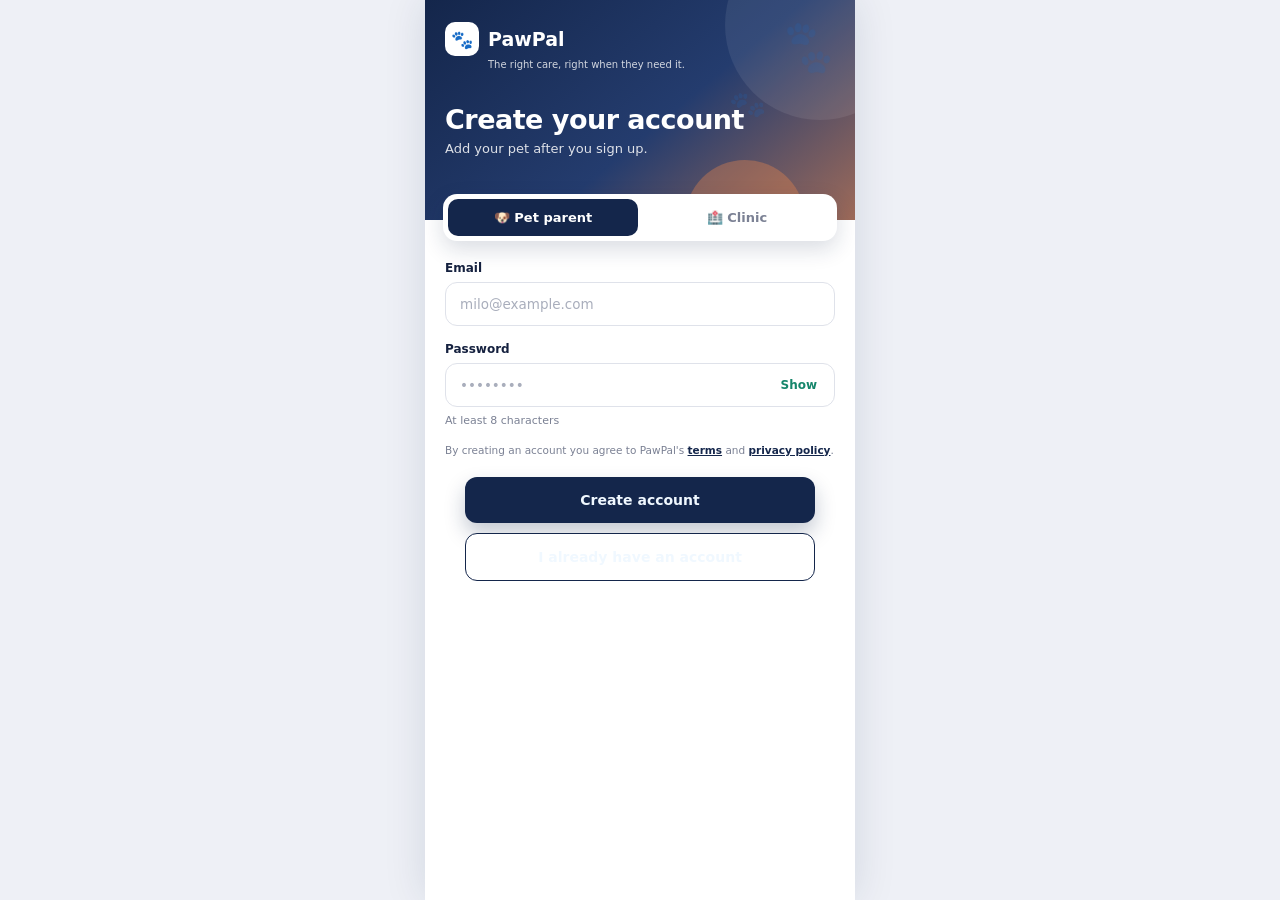
<file: index.html>
<!DOCTYPE html>
<html lang="en">

<head>
    <meta charset="UTF-8">
    <meta name="viewport" content="width=device-width, initial-scale=1, viewport-fit=cover">
    <title>PawPal · Create your account</title>
    <link rel="stylesheet" href="style.css">
    <style>
        .actions a{
            color: aliceblue;
            text-decoration: none;
        }
    </style>
</head>

<body class="parent">
    <div class="app">
        <header class="hero"><span class="paws" aria-hidden="true">🐾</span><span class="paws b"
                aria-hidden="true">🐾</span>
            <div class="logo"><i aria-hidden="true">🐾</i>PawPal</div>
            <div class="tag">The right care, right when they need it.</div>
            <h1>Create your account</h1>
            <p>Add your pet after you sign up.</p>
        </header>
        <nav class="tabs" aria-label="Account type"><a href="signup-parent.html" class="on">🐶 Pet parent</a><a
                href="signup-clinic.html" class="">🏥 Clinic</a></nav>
        <form data-msg="Account created 🎉">

            <label for="e">Email</label>
            <div class="f"><input id="e" type="email" placeholder="milo@example.com" autocomplete="email" required>
            </div>
            <label for="p">Password</label>
            <div class="f"><input id="p" type="password" placeholder="••••••••" minlength="8"
                    autocomplete="current-password" required><button type="button" class="show">Show</button></div>
            <p class="hint">At least 8 characters</p>
            <p class="terms">By creating an account you agree to PawPal&#39;s <a href="#">terms</a> and <a
                    href="#">privacy policy</a>.</p>
            <div class="actions"><button class="btn primary" type="submit"><a href="home.html">Create account</a></button><a class="btn ghost"
                    href="login-parent.html">I already have an account</a></div>
        </form>
        <div id="toast" class="toast" role="status"></div>
    </div>
    <script src="app.js"></script>
</body>

</html>
</file>
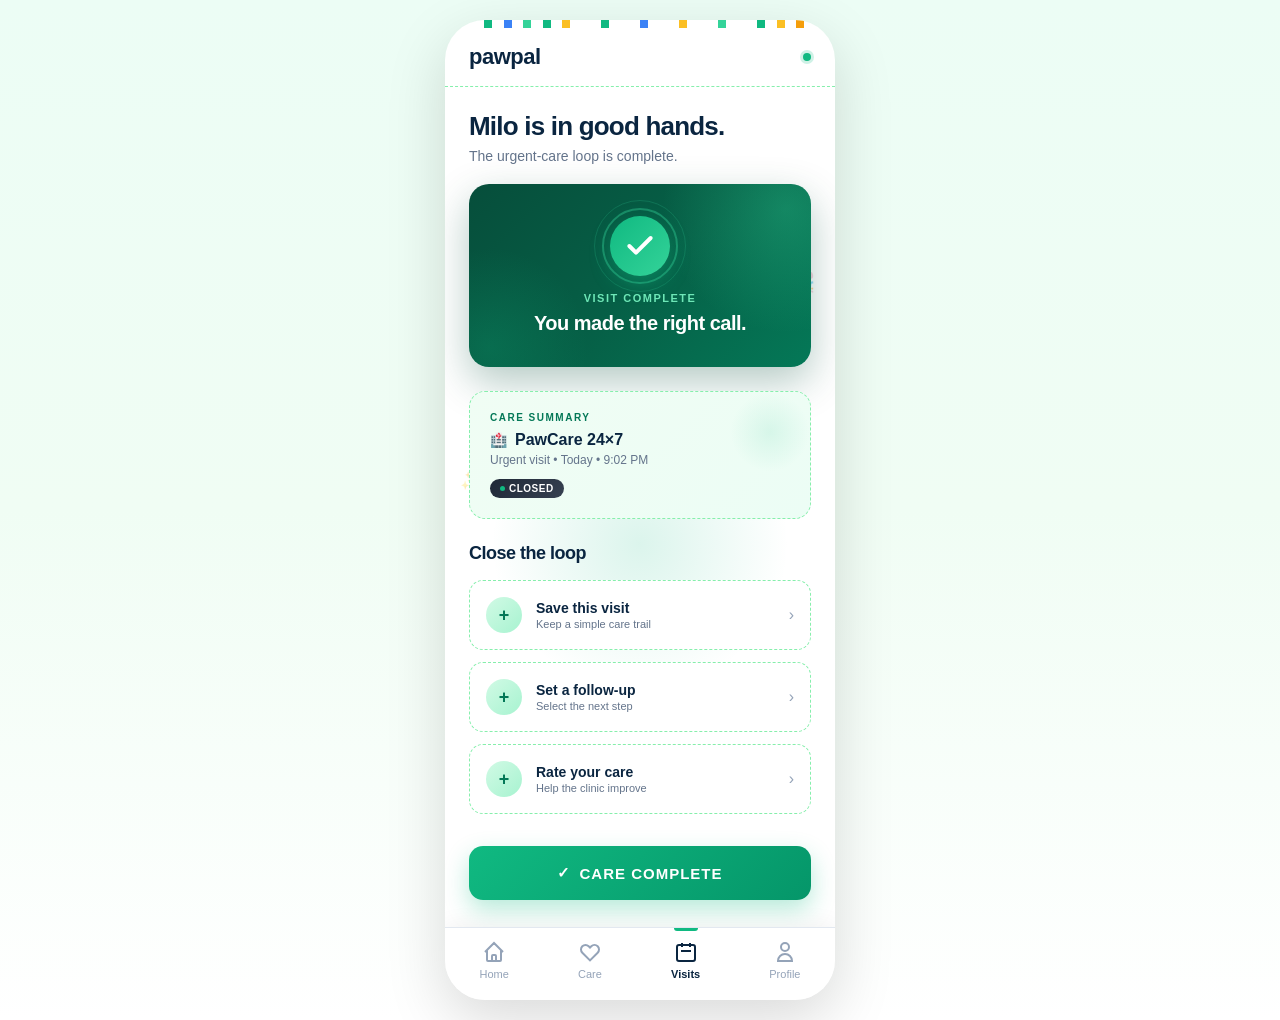
<file: care24-7.html>
<!DOCTYPE html>
<html lang="en">

<head>
    <meta charset="UTF-8">
    <meta name="viewport" content="width=device-width, initial-scale=1.0">
    <title>PawPal - Visit Complete</title>
    <style>
        * {
            margin: 0;
            padding: 0;
            box-sizing: border-box;
            font-family: -apple-system, BlinkMacSystemFont, 'Segoe UI', Roboto, sans-serif;
        }

        body {
            background: linear-gradient(180deg, #ecfdf5 0%, #f0fdf4 50%, #ffffff 100%);
            min-height: 100vh;
            display: flex;
            justify-content: center;
            align-items: center;
            padding: 20px;
            overflow: hidden;
        }

        .phone-container {
            width: 100%;
            max-width: 390px;
            background: #ffffff;
            border-radius: 40px;
            box-shadow: 0 20px 60px rgba(0, 0, 0, 0.15);
            overflow: hidden;
            position: relative;
            min-height: 844px;
        }

        /* Confetti Animation */
        .confetti-container {
            position: absolute;
            inset: 0;
            pointer-events: none;
            overflow: hidden;
            z-index: 1;
        }

        .confetti {
            position: absolute;
            width: 8px;
            height: 8px;
            background: #10b981;
            animation: confettiFall 4s linear infinite;
        }

        .confetti:nth-child(1) {
            left: 10%;
            background: #10b981;
            animation-delay: 0s;
        }

        .confetti:nth-child(2) {
            left: 20%;
            background: #34d399;
            animation-delay: 0.3s;
        }

        .confetti:nth-child(3) {
            left: 30%;
            background: #fbbf24;
            animation-delay: 0.6s;
        }

        .confetti:nth-child(4) {
            left: 40%;
            background: #10b981;
            animation-delay: 0.9s;
        }

        .confetti:nth-child(5) {
            left: 50%;
            background: #3b82f6;
            animation-delay: 1.2s;
        }

        .confetti:nth-child(6) {
            left: 60%;
            background: #fbbf24;
            animation-delay: 1.5s;
        }

        .confetti:nth-child(7) {
            left: 70%;
            background: #34d399;
            animation-delay: 1.8s;
        }

        .confetti:nth-child(8) {
            left: 80%;
            background: #10b981;
            animation-delay: 2.1s;
        }

        .confetti:nth-child(9) {
            left: 90%;
            background: #f59e0b;
            animation-delay: 2.4s;
        }

        .confetti:nth-child(10) {
            left: 15%;
            background: #3b82f6;
            animation-delay: 2.7s;
        }

        .confetti:nth-child(11) {
            left: 25%;
            background: #10b981;
            animation-delay: 3s;
        }

        .confetti:nth-child(12) {
            left: 85%;
            background: #fbbf24;
            animation-delay: 3.3s;
        }

        @keyframes confettiFall {
            0% {
                transform: translateY(-50px) rotate(0deg);
                opacity: 1;
            }

            100% {
                transform: translateY(900px) rotate(720deg);
                opacity: 0;
            }
        }

        .status-bar {
            display: flex;
            justify-content: space-between;
            align-items: center;
            padding: 12px 24px 4px;
            font-size: 14px;
            font-weight: 600;
            color: #0a2540;
            position: relative;
            z-index: 2;
        }

        .status-icons {
            display: flex;
            gap: 6px;
            align-items: center;
        }

        .app-header {
            padding: 8px 24px 16px;
            display: flex;
            justify-content: space-between;
            align-items: center;
            border-bottom: 1px dashed #86efac;
            position: relative;
            z-index: 2;
        }

        .logo {
            font-size: 22px;
            font-weight: 800;
            color: #0a2540;
            letter-spacing: -0.5px;
        }

        .status-dot {
            width: 8px;
            height: 8px;
            background: #10b981;
            border-radius: 50%;
            box-shadow: 0 0 0 3px rgba(16, 185, 129, 0.2);
            animation: pulse 2s infinite;
        }

        @keyframes pulse {

            0%,
            100% {
                box-shadow: 0 0 0 3px rgba(16, 185, 129, 0.2);
                transform: scale(1);
            }

            50% {
                box-shadow: 0 0 0 8px rgba(16, 185, 129, 0);
                transform: scale(1.1);
            }
        }

        .content {
            padding: 24px;
            padding-bottom: 100px;
            position: relative;
            z-index: 2;
        }

        /* Hero Section */
        .hero-section {
            margin-bottom: 20px;
            animation: slideDown 0.6s ease-out;
        }

        @keyframes slideDown {
            from {
                opacity: 0;
                transform: translateY(-20px);
            }

            to {
                opacity: 1;
                transform: translateY(0);
            }
        }

        .hero-section h1 {
            font-size: 26px;
            font-weight: 800;
            color: #0a2540;
            margin-bottom: 6px;
            letter-spacing: -0.8px;
            animation: fadeIn 0.8s ease-out 0.2s both;
        }

        @keyframes fadeIn {
            from {
                opacity: 0;
                transform: translateX(-10px);
            }

            to {
                opacity: 1;
                transform: translateX(0);
            }
        }

        .hero-section p {
            color: #64748b;
            font-size: 14px;
            font-weight: 500;
            animation: fadeIn 0.8s ease-out 0.4s both;
        }

        /* Success Card */
        .success-card {
            background: linear-gradient(135deg, #064e3b 0%, #065f46 50%, #047857 100%);
            border-radius: 20px;
            padding: 32px 24px;
            margin-bottom: 24px;
            color: white;
            text-align: center;
            position: relative;
            overflow: hidden;
            box-shadow: 0 15px 40px rgba(6, 78, 59, 0.3);
            animation: scaleIn 0.6s ease-out 0.3s both;
        }

        @keyframes scaleIn {
            from {
                opacity: 0;
                transform: scale(0.9);
            }

            to {
                opacity: 1;
                transform: scale(1);
            }
        }

        .success-card::before {
            content: '';
            position: absolute;
            top: -100px;
            right: -100px;
            width: 250px;
            height: 250px;
            background: radial-gradient(circle, rgba(52, 211, 153, 0.3) 0%, transparent 70%);
            border-radius: 50%;
            animation: rotate 10s linear infinite;
        }

        .success-card::after {
            content: '';
            position: absolute;
            bottom: -80px;
            left: -80px;
            width: 200px;
            height: 200px;
            background: radial-gradient(circle, rgba(16, 185, 129, 0.2) 0%, transparent 70%);
            border-radius: 50%;
            animation: rotate 8s linear infinite reverse;
        }

        @keyframes rotate {
            from {
                transform: rotate(0deg);
            }

            to {
                transform: rotate(360deg);
            }
        }

        .checkmark-container {
            width: 60px;
            height: 60px;
            background: linear-gradient(135deg, #10b981 0%, #34d399 100%);
            border-radius: 50%;
            margin: 0 auto 16px;
            display: flex;
            align-items: center;
            justify-content: center;
            position: relative;
            z-index: 1;
            box-shadow: 0 8px 20px rgba(16, 185, 129, 0.4);
            animation: checkmarkPop 0.6s cubic-bezier(0.34, 1.56, 0.64, 1) 0.6s both;
        }

        @keyframes checkmarkPop {
            0% {
                transform: scale(0);
            }

            60% {
                transform: scale(1.2);
            }

            100% {
                transform: scale(1);
            }
        }

        .checkmark-container::before {
            content: '';
            position: absolute;
            inset: -8px;
            border: 2px solid rgba(52, 211, 153, 0.4);
            border-radius: 50%;
            animation: ripple 2s ease-out infinite;
        }

        .checkmark-container::after {
            content: '';
            position: absolute;
            inset: -16px;
            border: 1px solid rgba(52, 211, 153, 0.2);
            border-radius: 50%;
            animation: ripple 2s ease-out 0.5s infinite;
        }

        @keyframes ripple {
            0% {
                transform: scale(1);
                opacity: 0.6;
            }

            100% {
                transform: scale(1.5);
                opacity: 0;
            }
        }

        .checkmark {
            color: white;
            font-size: 28px;
            font-weight: bold;
            stroke-dasharray: 30;
            stroke-dashoffset: 30;
            animation: drawCheck 0.4s ease-out 1.2s both;
        }

        @keyframes drawCheck {
            to {
                stroke-dashoffset: 0;
            }
        }

        .success-label {
            font-size: 11px;
            font-weight: 700;
            letter-spacing: 1.5px;
            color: #6ee7b7;
            margin-bottom: 8px;
            position: relative;
            z-index: 1;
            animation: fadeIn 0.6s ease-out 1.4s both;
        }

        .success-title {
            font-size: 20px;
            font-weight: 800;
            position: relative;
            z-index: 1;
            animation: fadeIn 0.6s ease-out 1.6s both;
            letter-spacing: -0.5px;
        }

        /* Care Summary */
        .care-summary {
            border: 1.5px dashed #86efac;
            border-radius: 16px;
            padding: 20px;
            margin-bottom: 24px;
            background: linear-gradient(135deg, #f0fdf4 0%, #ecfdf5 100%);
            position: relative;
            overflow: hidden;
            animation: slideUp 0.6s ease-out 0.5s both;
        }

        @keyframes slideUp {
            from {
                opacity: 0;
                transform: translateY(20px);
            }

            to {
                opacity: 1;
                transform: translateY(0);
            }
        }

        .care-summary::before {
            content: '';
            position: absolute;
            top: 0;
            right: 0;
            width: 80px;
            height: 80px;
            background: radial-gradient(circle, rgba(16, 185, 129, 0.1) 0%, transparent 70%);
            border-radius: 50%;
        }

        .summary-label {
            font-size: 10px;
            font-weight: 700;
            letter-spacing: 1.5px;
            color: #047857;
            margin-bottom: 8px;
            text-transform: uppercase;
        }

        .summary-clinic {
            font-size: 16px;
            font-weight: 800;
            color: #0a2540;
            margin-bottom: 4px;
            display: flex;
            align-items: center;
            gap: 8px;
        }

        .summary-clinic::before {
            content: '🏥';
            font-size: 14px;
        }

        .summary-info {
            font-size: 12px;
            color: #64748b;
            margin-bottom: 10px;
            display: flex;
            align-items: center;
            gap: 4px;
        }

        .closed-tag {
            display: inline-flex;
            align-items: center;
            gap: 4px;
            background: linear-gradient(135deg, #1f2937 0%, #374151 100%);
            color: white;
            padding: 4px 10px;
            border-radius: 12px;
            font-size: 10px;
            font-weight: 700;
            letter-spacing: 0.5px;
            position: relative;
            overflow: hidden;
        }

        .closed-tag::before {
            content: '';
            width: 5px;
            height: 5px;
            background: #10b981;
            border-radius: 50%;
            animation: pulse 1.5s infinite;
        }

        /* Close the Loop Section */
        .loop-section h2 {
            font-size: 18px;
            font-weight: 800;
            color: #0a2540;
            margin-bottom: 16px;
            letter-spacing: -0.5px;
            animation: fadeIn 0.6s ease-out 0.7s both;
        }

        .action-card {
            display: flex;
            align-items: center;
            gap: 14px;
            padding: 16px;
            border: 1.5px dashed #86efac;
            border-radius: 14px;
            margin-bottom: 12px;
            background: white;
            cursor: pointer;
            transition: all 0.3s ease;
            position: relative;
            overflow: hidden;
            animation: slideUp 0.5s ease-out both;
        }

        .action-card:nth-child(2) {
            animation-delay: 0.8s;
        }

        .action-card:nth-child(3) {
            animation-delay: 0.9s;
        }

        .action-card:nth-child(4) {
            animation-delay: 1.0s;
        }

        .action-card::before {
            content: '';
            position: absolute;
            left: 0;
            top: 0;
            bottom: 0;
            width: 4px;
            background: linear-gradient(180deg, #10b981 0%, #059669 100%);
            transform: scaleY(0);
            transition: transform 0.3s ease;
            transform-origin: top;
        }

        .action-card:hover {
            transform: translateX(6px);
            box-shadow: 0 8px 20px rgba(16, 185, 129, 0.15);
            border-color: #10b981;
            background: linear-gradient(135deg, #ffffff 0%, #f0fdf4 100%);
        }

        .action-card:hover::before {
            transform: scaleY(1);
        }

        .action-icon {
            width: 36px;
            height: 36px;
            background: linear-gradient(135deg, #d1fae5 0%, #a7f3d0 100%);
            border-radius: 50%;
            display: flex;
            align-items: center;
            justify-content: center;
            color: #047857;
            font-weight: 800;
            font-size: 18px;
            flex-shrink: 0;
            transition: all 0.3s ease;
        }

        .action-card:hover .action-icon {
            transform: rotate(360deg) scale(1.1);
            background: linear-gradient(135deg, #10b981 0%, #34d399 100%);
            color: white;
            box-shadow: 0 4px 12px rgba(16, 185, 129, 0.3);
        }

        .action-content {
            flex: 1;
        }

        .action-title {
            font-size: 14px;
            font-weight: 700;
            color: #0a2540;
            margin-bottom: 2px;
            transition: color 0.3s ease;
        }

        .action-card:hover .action-title {
            color: #047857;
        }

        .action-subtitle {
            font-size: 11px;
            color: #64748b;
        }

        .action-arrow {
            color: #94a3b8;
            font-size: 16px;
            transition: all 0.3s ease;
        }

        .action-card:hover .action-arrow {
            color: #10b981;
            transform: translateX(4px);
        }

        /* Complete Button */
        .complete-button {
            width: 100%;
            background: linear-gradient(135deg, #10b981 0%, #059669 100%);
            color: white;
            border: none;
            border-radius: 14px;
            padding: 18px;
            font-size: 15px;
            font-weight: 800;
            letter-spacing: 1px;
            cursor: pointer;
            margin-top: 20px;
            transition: all 0.3s ease;
            box-shadow: 0 10px 25px rgba(16, 185, 129, 0.3);
            position: relative;
            overflow: hidden;
            animation: slideUp 0.5s ease-out 1.1s both;
        }

        .complete-button::before {
            content: '';
            position: absolute;
            top: 0;
            left: -100%;
            width: 100%;
            height: 100%;
            background: linear-gradient(90deg, transparent, rgba(255, 255, 255, 0.3), transparent);
            animation: shimmer 3s infinite;
        }

        @keyframes shimmer {
            0% {
                left: -100%;
            }

            100% {
                left: 100%;
            }
        }

        .complete-button:hover {
            transform: translateY(-2px);
            box-shadow: 0 15px 35px rgba(16, 185, 129, 0.4);
            background: linear-gradient(135deg, #059669 0%, #047857 100%);
        }

        .complete-button:active {
            transform: translateY(0);
        }

        .complete-button-content {
            display: flex;
            align-items: center;
            justify-content: center;
            gap: 8px;
            position: relative;
            z-index: 1;
        }

        .check-icon {
            display: inline-block;
            animation: bounce 2s ease-in-out infinite;
        }

        @keyframes bounce {

            0%,
            100% {
                transform: translateY(0);
            }

            50% {
                transform: translateY(-3px);
            }
        }

        /* Bottom Navigation */
        .bottom-nav {
            position: absolute;
            bottom: 0;
            left: 0;
            right: 0;
            background: white;
            border-top: 1px solid #e2e8f0;
            display: flex;
            justify-content: space-around;
            padding: 12px 0 20px;
            box-shadow: 0 -4px 20px rgba(0, 0, 0, 0.05);
            z-index: 3;
        }

        .nav-item {
            display: flex;
            flex-direction: column;
            align-items: center;
            gap: 4px;
            cursor: pointer;
            transition: transform 0.2s ease;
            position: relative;
        }

        .nav-item:hover {
            transform: translateY(-2px);
        }

        .nav-item.active::before {
            content: '';
            position: absolute;
            top: -12px;
            width: 24px;
            height: 3px;
            background: #10b981;
            border-radius: 0 0 3px 3px;
            animation: slideIn 0.3s ease;
        }

        @keyframes slideIn {
            from {
                width: 0;
            }

            to {
                width: 24px;
            }
        }

        .nav-icon {
            width: 24px;
            height: 24px;
            color: #94a3b8;
            transition: color 0.2s ease;
        }

        .nav-item.active .nav-icon {
            color: #0a2540;
        }

        .nav-item.active .nav-label {
            color: #0a2540;
            font-weight: 700;
        }

        .nav-label {
            font-size: 11px;
            color: #94a3b8;
            font-weight: 500;
        }

        /* Floating decorative elements */
        .floating-element {
            position: absolute;
            pointer-events: none;
            z-index: 1;
            animation: floatAround 8s ease-in-out infinite;
        }

        .float-1 {
            top: 250px;
            right: 20px;
            font-size: 20px;
            opacity: 0.4;
            animation-delay: 0s;
        }

        .float-2 {
            top: 450px;
            left: 15px;
            font-size: 18px;
            opacity: 0.3;
            animation-delay: 2s;
        }

        .float-3 {
            top: 600px;
            right: 30px;
            font-size: 22px;
            opacity: 0.35;
            animation-delay: 4s;
        }

        @keyframes floatAround {

            0%,
            100% {
                transform: translate(0, 0) rotate(0deg);
            }

            25% {
                transform: translate(8px, -10px) rotate(10deg);
            }

            50% {
                transform: translate(-5px, -15px) rotate(-5deg);
            }

            75% {
                transform: translate(-8px, -8px) rotate(5deg);
            }
        }

        /* Hearts animation */
        .heart-burst {
            position: absolute;
            pointer-events: none;
            z-index: 1;
        }

        .heart {
            position: absolute;
            color: #10b981;
            font-size: 16px;
            animation: heartFloat 3s ease-out infinite;
            opacity: 0;
        }

        .heart:nth-child(1) {
            left: 20%;
            animation-delay: 0s;
        }

        .heart:nth-child(2) {
            left: 40%;
            animation-delay: 0.5s;
        }

        .heart:nth-child(3) {
            left: 60%;
            animation-delay: 1s;
        }

        .heart:nth-child(4) {
            left: 80%;
            animation-delay: 1.5s;
        }

        @keyframes heartFloat {
            0% {
                transform: translateY(200px) scale(0);
                opacity: 0;
            }

            20% {
                opacity: 1;
                transform: translateY(150px) scale(1);
            }

            100% {
                transform: translateY(-100px) scale(0.5);
                opacity: 0;
            }
        }

        .glow {
            position: absolute;
            top: 50%;
            left: 50%;
            transform: translate(-50%, -50%);
            width: 300px;
            height: 300px;
            background: radial-gradient(circle, rgba(16, 185, 129, 0.15) 0%, transparent 70%);
            border-radius: 50%;
            z-index: 0;
            animation: glowPulse 3s ease-in-out infinite;
        }

        @keyframes glowPulse {

            0%,
            100% {
                transform: translate(-50%, -50%) scale(1);
                opacity: 0.5;
            }

            50% {
                transform: translate(-50%, -50%) scale(1.2);
                opacity: 0.8;
            }
        }
    </style>
</head>

<body>
    <div class="phone-container">

        <div class="confetti-container">
            <div class="confetti"></div>
            <div class="confetti"></div>
            <div class="confetti"></div>
            <div class="confetti"></div>
            <div class="confetti"></div>
            <div class="confetti"></div>
            <div class="confetti"></div>
            <div class="confetti"></div>
            <div class="confetti"></div>
            <div class="confetti"></div>
            <div class="confetti"></div>
            <div class="confetti"></div>
        </div>


        <div class="heart-burst">
            <div class="heart">💚</div>
            <div class="heart">💚</div>
            <div class="heart">💚</div>
            <div class="heart">💚</div>
        </div>


        <div class="floating-element float-1">🎉</div>
        <div class="floating-element float-2">✨</div>
        <div class="floating-element float-3">🐾</div>


        <div class="status-bar">

        </div>


        <div class="app-header">
            <div class="logo">pawpal</div>
            <div class="status-dot"></div>
        </div>

        <div class="content">

            <div class="glow"></div>


            <div class="hero-section">
                <h1>Milo is in good hands.</h1>
                <p>The urgent-care loop is complete.</p>
            </div>


            <div class="success-card">
                <div class="checkmark-container">
                    <svg class="checkmark" width="32" height="32" viewBox="0 0 24 24" fill="none" stroke="currentColor"
                        stroke-width="3" stroke-linecap="round" stroke-linejoin="round">
                        <polyline points="20 6 9 17 4 12"></polyline>
                    </svg>
                </div>
                <div class="success-label">VISIT COMPLETE</div>
                <h2 class="success-title">You made the right call.</h2>
            </div>


            <div class="care-summary">
                <div class="summary-label">Care Summary</div>
                <div class="summary-clinic">PawCare 24×7</div>
                <div class="summary-info">Urgent visit • Today • 9:02 PM</div>
                <div class="closed-tag">CLOSED</div>
            </div>


            <div class="loop-section">
                <h2>Close the loop</h2>

                <div class="action-card">
                    <div class="action-icon">+</div>
                    <div class="action-content">
                        <div class="action-title">Save this visit</div>
                        <div class="action-subtitle">Keep a simple care trail</div>
                    </div>
                    <div class="action-arrow">›</div>
                </div>

                <div class="action-card">
                    <div class="action-icon">+</div>
                    <div class="action-content">
                        <div class="action-title">Set a follow-up</div>
                        <div class="action-subtitle">Select the next step</div>
                    </div>
                    <div class="action-arrow">›</div>
                </div>

                <div class="action-card">
                    <div class="action-icon">+</div>
                    <div class="action-content">
                        <div class="action-title">Rate your care</div>
                        <div class="action-subtitle">Help the clinic improve</div>
                    </div>
                    <div class="action-arrow">›</div>
                </div>
            </div>


            <button class="complete-button">
                <span class="complete-button-content">
                    <span class="check-icon">✓</span><a href="profile2.html" style="color: white; text-decoration: none;">CARE COMPLETE</a>
                    
                </span>
            </button>
        </div>


        <div class="bottom-nav">
            <div class="nav-item">
                <svg class="nav-icon" viewBox="0 0 24 24" fill="none" stroke="currentColor" stroke-width="2">
                    <path
                        d="M3 12l2-2m0 0l7-7 7 7M5 10v10a1 1 0 001 1h3m10-11l2 2m-2-2v10a1 1 0 01-1 1h-3m-6 0a1 1 0 001-1v-4a1 1 0 011-1h2a1 1 0 011 1v4a1 1 0 001 1m-6 0h6" />
                </svg>
                <span class="nav-label">Home</span>
            </div>
            <div class="nav-item">
                <svg class="nav-icon" viewBox="0 0 24 24" fill="none" stroke="currentColor" stroke-width="2">
                    <path
                        d="M4.318 6.318a4.5 4.5 0 000 6.364L12 20.364l7.682-7.682a4.5 4.5 0 00-6.364-6.364L12 7.636l-1.318-1.318a4.5 4.5 0 00-6.364 0z" />
                </svg>
                <span class="nav-label">Care</span>
            </div>
            <div class="nav-item active">
                <svg class="nav-icon" viewBox="0 0 24 24" fill="none" stroke="currentColor" stroke-width="2">
                    <path d="M8 7V3m8 4V3m-9 8h10M5 21h14a2 2 0 002-2V7a2 2 0 00-2-2H5a2 2 0 00-2 2v12a2 2 0 002 2z" />
                </svg>
                <span class="nav-label">Visits</span>
            </div>
            <div class="nav-item">
                <svg class="nav-icon" viewBox="0 0 24 24" fill="none" stroke="currentColor" stroke-width="2">
                    <path d="M16 7a4 4 0 11-8 0 4 4 0 018 0zM12 14a7 7 0 00-7 7h14a7 7 0 00-7-7z" />
                </svg>
                <span class="nav-label">Profile</span>
            </div>
        </div>
    </div>
</body>

</html>
</file>
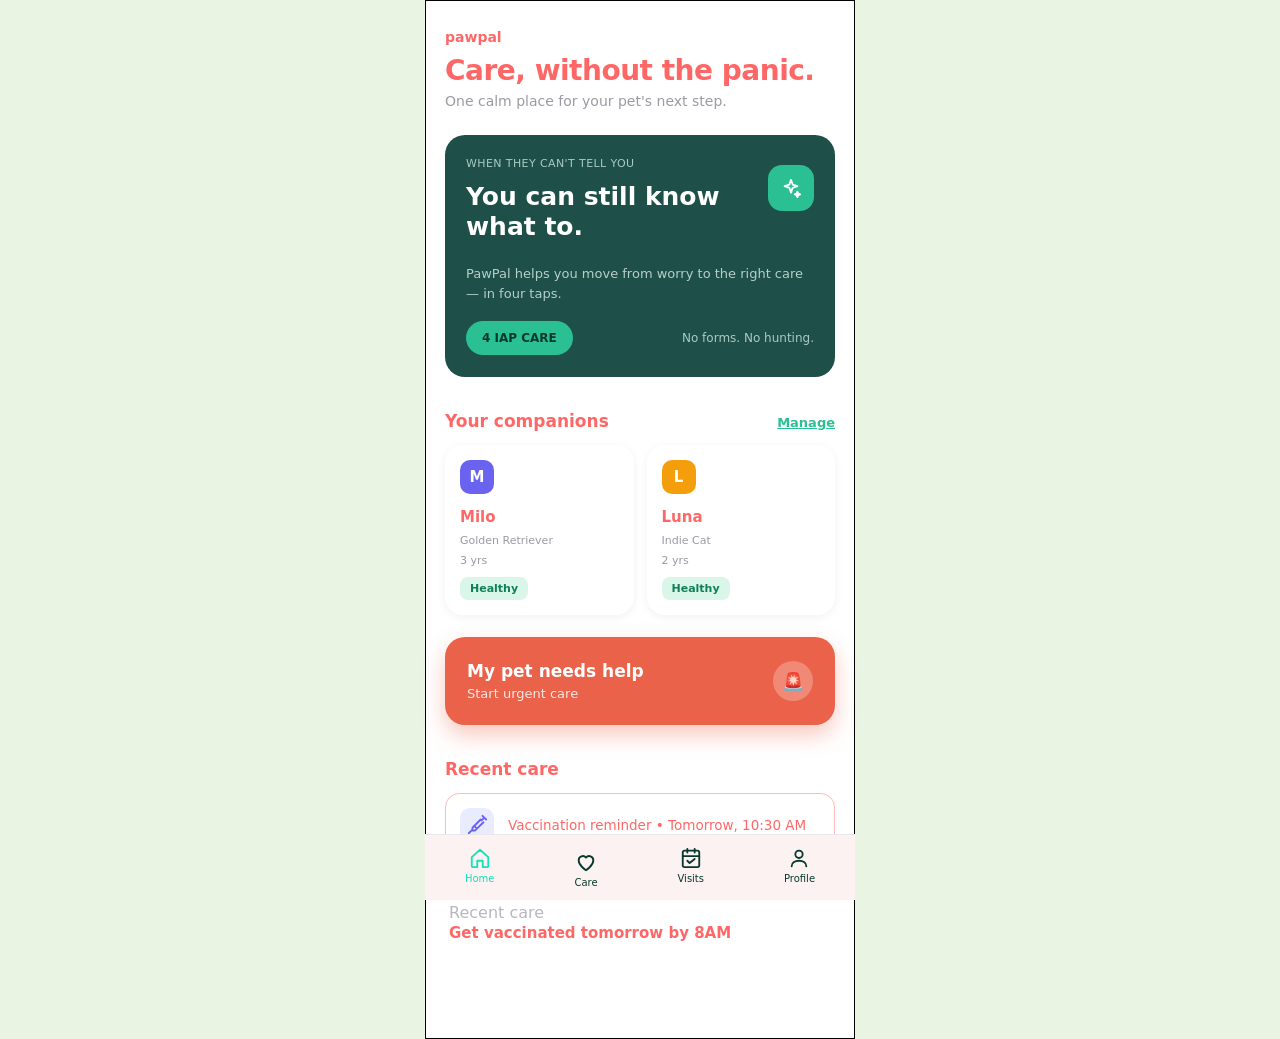
<file: home.html>
<!DOCTYPE html>
<html lang="en">

<head>
    <meta charset="UTF-8">
    <meta name="viewport" content="width=device-width, initial-scale=1, viewport-fit=cover">
    <title>PawPal</title>
    <style>
        :root {
            --bg: #f6f6f6;
            --card: #fff;
            --ink: #1b1b2f;
            --muted: #9a9aa5;
            --hero: #1e4f48;
            --mint: #2bbf94;
            --coral: #ea6249;
            --indigo: #6a63f0;
            --amber: #f59e0b;
            --okbg: #d9f6e8;
            --okfg: #10805a;
            --line: #e8e8ec;
            box-sizing: border-box;
            padding-top: env(safe-area-inset-top, 0px);
        }

        @media (prefers-color-scheme:dark) {
            :root:not([data-theme="light"]) {
                --bg: #121418;
                --card: #1c1f26;
                --ink: #f1f1f5;
                --muted: #8d90a0;
                --line: #2a2e38
            }
        }

        :root[data-theme="dark"] {
            --bg: #121418;
            --card: #1c1f26;
            --ink: #f1f1f5;
            --muted: #8d90a0;
            --line: #2a2e38
        }

        * {
            box-sizing: border-box;
            margin: 0
        }

        html,
        body {
            background: #e9f4e3;
            color: var(--ink);
            font-family: Inter, system-ui, -apple-system, "Segoe UI", Roboto, sans-serif
        }

        .app {
            max-width: 430px;
            margin: 0 auto;
            min-height: 100vh;
            padding: 0 19px 96px;
            position: relative;
            border: 1px solid black;
            background-color: rgb(255, 255, 255);
            color: #ff6767;
        }

        .brand {
            font-weight: 700;
            font-size: 14px;
            padding-top: 28px
        }

        h1 {
            font-size: 28px;
            line-height: 1.15;
            font-weight: 800;
            letter-spacing: -.5px;
            margin-top: 10px
        }

        .sub {
            font-size: 14px;
            color: var(--muted);
            margin-top: 6px
        }

        .hero {
            background: var(--hero);
            color: #fff;
            border-radius: 20px;
            padding: 22px 21px;
            margin-top: 26px
        }

        .hero .top {
            display: flex;
            justify-content: space-between;
            gap: 16px
        }

        .eyebrow {
            font-size: 11px;
            letter-spacing: .4px;
            color: #a9cbc4;
            text-transform: uppercase
        }

        .hero h2 {
            font-size: 25px;
            line-height: 1.2;
            font-weight: 800;
            margin-top: 12px;
            max-width: 260px
        }

        .spark {
            flex: none;
            width: 46px;
            height: 46px;
            border-radius: 14px;
            background: var(--mint);
            display: grid;
            place-items: center;
            margin-top: 8px
        }

        .hero p {
            font-size: 13px;
            color: #b5d0ca;
            margin-top: 22px;
            line-height: 1.5
        }

        .hero .foot {
            display: flex;
            justify-content: space-between;
            align-items: center;
            margin-top: 18px
        }

        .pill {
            background: var(--mint);
            color: #06382d;
            font-weight: 700;
            font-size: 12px;
            border-radius: 99px;
            padding: 10px 16px
        }

        .hero .foot span {
            font-size: 12px;
            color: #a9cbc4
        }

        .row {
            display: flex;
            justify-content: space-between;
            align-items: baseline;
            margin-top: 34px
        }

        h3 {
            font-size: 17px;
            font-weight: 700
        }

        .manage {
            color: var(--mint);
            font-weight: 600;
            font-size: 13px
        }

        .pets {
            display: grid;
            grid-template-columns: 1fr 1fr;
            gap: 13px;
            margin-top: 14px
        }

        .pet {
            background: var(-card);
            border-radius: 18px;
            padding: 15px;
            box-shadow: 0 2px 10px rgba(0, 0, 0, .06)
        }

        .av {
            width: 34px;
            height: 34px;
            border-radius: 10px;
            color: #fff;
            font-weight: 700;
            display: grid;
            place-items: center;
            font-size: 15px
        }

        .pet b {
            display: block;
            margin-top: 14px;
            font-size: 15px
            
        }

        .pet small {
            display: block;
            color: var(--muted);
            font-size: 11px;
            margin-top: 8px
        }

        .pet small+small {
            margin-top: 7px
        }

        .ok {
            display: inline-block;
            background: var(--okbg);
            color: var(--okfg);
            font-size: 11px;
            font-weight: 600;
            border-radius: 8px;
            padding: 5px 10px;
            margin-top: 10px
        }

        .sos {
            display: flex;
            justify-content: space-between;
            align-items: center;
            width: 100%;
            border: 0;
            text-align: left;
            font: inherit;
            color: #fff;
            background: var(--coral);
            border-radius: 20px;
            padding: 24px 22px;
            margin-top: 22px;
            box-shadow: 0 10px 22px rgba(234, 98, 73, .35);
            cursor: pointer
        }

        .sos b {
            display: block;
            font-size: 17px
        }

        .sos b a {
            color: white;
            text-decoration: none;
        }

        .sos span {
            font-size: 13px;
            opacity: .85;
            display: block;
            margin-top: 5px
        }

        .sos i {
            width: 40px;
            height: 40px;
            border-radius: 50%;
            background: rgba(255, 255, 255, .25);
            display: grid;
            place-items: center;
            font-style: normal;
            font-size: 18px
        }

        .sos:focus-visible,
        .tab:focus-visible {
            outline: 3px solid var(--ink);
            outline-offset: 2px
        }

        .recent {
            border: 1px solid rgb(255, 187, 187);
            display: flex;
            align-items: center;
            gap: 14px;
            background: var(-card);
            border-radius: 14px;
            padding: 14px 14px;
            margin-top: 14px;
            font-size: 13.5px;
            box-shadow: 0 2px 10px rgba(255, 254, 254, 0.05)
        }

        .ic {
            width: 34px;
            height: 34px;
            border-radius: 10px;
            background: #e9ebff;
            display: grid;
            place-items: center;
            color: var(--indigo)
        }

        .note {
            margin-top: 46px;
            padding: 0 4px
        }

        .note div {
            font-size: 16px;
            color: var(--muted);
            opacity: .7
        }

        .note b {
            display: block;
            font-size: 15px;
            margin-top: 2px
        }

        nav {
            position: fixed;
            bottom: 0;
            left: 50%;
            transform: translateX(-50%);
            width: 100%;
            max-width: 430px;
            background:#fcf2f2;
            border-top: 1px solid var(--line);
            display: flex;
            justify-content: space-around;
            padding: 10px 0 calc(10px + env(safe-area-inset-bottom, 0px))
        }

        .tab {
            background: none;
            border: 0;
            font: inherit;
            font-size: 10px;
            font-weight: 500;
            color:#06382d;
            display: flex;
            flex-direction: column;
            align-items: center;
            gap: 4px;
            padding: 2px 14px;
            cursor: pointer
        }

        .tab.on {
            color: #13e3b6;
        }

        svg {
            width: 22px;
            height: 22px;
            fill: none;
            stroke: currentColor;
            stroke-width: 2;
            stroke-linecap: round;
            stroke-linejoin: round
        }
    </style>
</head>

<body>
    <main class="app">
        <div class="brand">pawpal</div>
        <h1>Care, without the panic.</h1>
        <p class="sub">One calm place for your pet's next step.</p>

        <section class="hero">
            <div class="top">
                <div>
                    <div class="eyebrow">When they can't tell you</div>
                    <h2>You can still know what to.</h2>
                </div>
                <div class="spark"><svg style="stroke:#fff" viewBox="0 0 24 24">
                        <path
                            d="M12 3l1.8 5.2L19 10l-5.2 1.8L12 17l-1.8-5.2L5 10l5.2-1.8zM19 16l.8 2.2L22 19l-2.2.8L19 22l-.8-2.2L16 19l2.2-.8z" />
                    </svg></div>
            </div>
            <p>PawPal helps you move from worry to the right care — in four taps.</p>
            <div class="foot">
                <div class="pill">4 IAP CARE</div><span>No forms. No hunting.</span>
            </div>
        </section>

        <div class="row">
            <h3>Your companions</h3><a class="manage" href="#">Manage</a>
        </div>
        <div class="pets">
            <div class="pet">
                <div class="av" style="background:var(--indigo)">M</div><b>Milo</b><small>Golden
                    Retriever</small><small>3 yrs</small><span class="ok">Healthy</span>
            </div>
            <div class="pet">
                <div class="av" style="background:var(--amber)">L</div><b>Luna</b><small>Indie Cat</small><small>2
                    yrs</small><span class="ok">Healthy</span>
            </div>
        </div>

        <button class="sos">
            <div><b><a href="urgenttcare.html">My pet needs help</a></b><span>Start urgent care</span></div><i>🚨</i>
        </button>

        <h3 style="margin-top:34px">Recent care</h3>
        <div class="recent">
            <div class="ic"><svg viewBox="0 0 24 24">
                    <path
                        d="M18 2l4 4M17 7l3-3M19 9l-8.7 8.7a1 1 0 0 1-.7.3H7v-2.6a1 1 0 0 1 .3-.7L16 6M7 17l-4 4M10 14l2 2" />
                </svg></div>Vaccination reminder • Tomorrow, 10:30 AM
        </div>

        <div class="note">
            <div>Recent care</div><b>Get vaccinated tomorrow by 8AM</b>
        </div>
    </main>

    <nav aria-label="Main">
        <button class="tab on"><svg viewBox="0 0 24 24">
                <path d="M3 11l9-8 9 8v10a1 1 0 0 1-1 1h-5v-7H9v7H4a1 1 0 0 1-1-1z" />
            </svg>Home</button>
        <button class="tab">
            <a href="urgenttcare.html"></a>
            <svg viewBox="0 0 24 24">
                <path d="M12 21s-8-5-8-11a4.5 4.5 0 0 1 8-2.8A4.5 4.5 0 0 1 20 10c0 6-8 11-8 11z" />

            </svg>Care</button>
        <button class="tab"><svg viewBox="0 0 24 24">
                <rect x="3" y="4" width="18" height="18" rx="2" />
                <path d="M16 2v4M8 2v4M3 10h18M8 15l2.5 2.5L16 13" />
            </svg>Visits</button>
        <button class="tab"><svg viewBox="0 0 24 24">
                <circle cx="12" cy="8" r="4" />
                <path d="M4 21c0-4 4-6 8-6s8 2 8 6" />
            </svg>Profile</button>
    </nav>
</body>

</html>
</file>
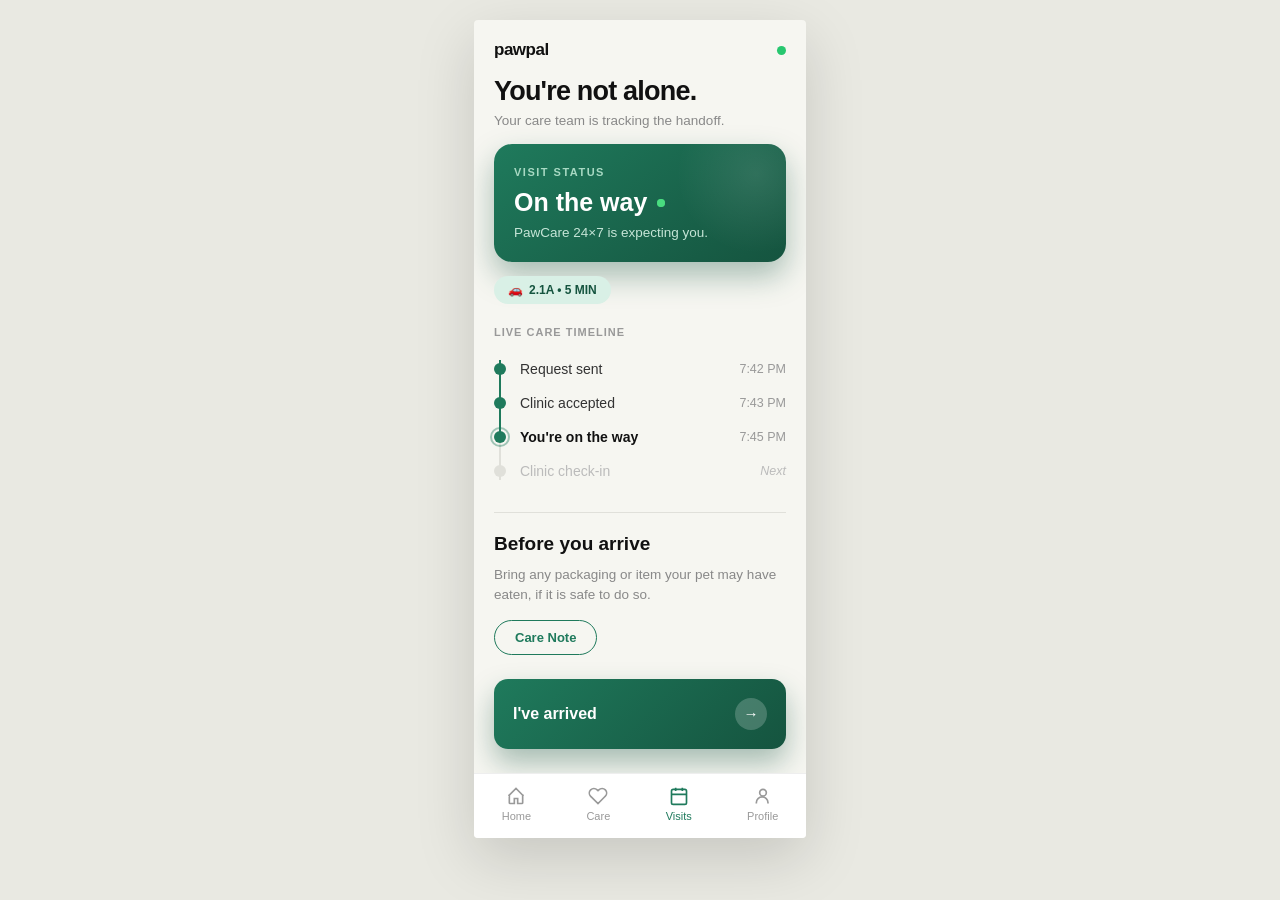
<file: livestatus.html>
<!DOCTYPE html>
<html lang="en">
<head>
<meta charset="UTF-8">
<meta name="viewport" content="width=device-width, initial-scale=1.0">
<title>PawPal - On The Way</title>
<style>
  * {
    margin: 0;
    padding: 0;
    box-sizing: border-box;
    font-family: -apple-system, BlinkMacSystemFont, 'Segoe UI', Roboto, Helvetica, Arial, sans-serif;
  }

  body {
    background: #e9e9e2;
    display: flex;
    justify-content: center;
    padding: 20px 0;
  }

  .phone {
    width: 332px;
    min-height: 730px;
    background: #f6f6f1;
    position: relative;
    overflow: hidden;
    box-shadow: 0 20px 60px rgba(0,0,0,0.15);
    border-radius: 4px;
    display: flex;
    flex-direction: column;
  }

  .header {
    display: flex;
    justify-content: space-between;
    align-items: center;
    padding: 20px 20px 10px;
  }

  .logo {
    font-size: 17px;
    font-weight: 800;
    letter-spacing: -0.5px;
    color: #111;
  }

  .status-dot {
    width: 9px;
    height: 9px;
    border-radius: 50%;
    background: #27c76f;
    animation: pulseDot 2s infinite;
  }

  @keyframes pulseDot {
    0% { box-shadow: 0 0 0 0 rgba(39, 199, 111, 0.5); }
    70% { box-shadow: 0 0 0 8px rgba(39, 199, 111, 0); }
    100% { box-shadow: 0 0 0 0 rgba(39, 199, 111, 0); }
  }

  .content {
    flex: 1;
    overflow-y: auto;
    padding: 0 20px;
  }

  .hero {
    padding: 6px 0 16px;
    opacity: 0;
    animation: fadeSlideUp 0.5s ease forwards;
  }

  .hero h1 {
    font-size: 27px;
    font-weight: 800;
    letter-spacing: -0.8px;
    color: #111;
    margin-bottom: 6px;
  }

  .hero p {
    font-size: 13.5px;
    color: #888;
  }

  @keyframes fadeSlideUp {
    from { opacity: 0; transform: translateY(14px); }
    to { opacity: 1; transform: translateY(0); }
  }


  .status-card {
    background: linear-gradient(145deg, #1f7a5c, #15543f);
    border-radius: 18px;
    padding: 22px 20px;
    margin-bottom: 14px;
    position: relative;
    overflow: hidden;
    opacity: 0;
    animation: fadeSlideUp 0.5s ease 0.15s forwards;
    box-shadow: 0 14px 30px rgba(21, 84, 63, 0.35);
  }

  .status-card::before {
    content: "";
    position: absolute;
    top: -50px;
    right: -50px;
    width: 160px;
    height: 160px;
    background: radial-gradient(circle, rgba(255,255,255,0.1), transparent 70%);
    border-radius: 50%;
    animation: floatGlow 4s ease-in-out infinite;
  }

  @keyframes floatGlow {
    0%, 100% { transform: translate(0, 0); }
    50% { transform: translate(-10px, 10px); }
  }

  .visit-label {
    font-size: 11px;
    letter-spacing: 1.5px;
    color: #a8d9c3;
    font-weight: 700;
    margin-bottom: 10px;
    position: relative;
    z-index: 2;
  }

  .visit-title {
    font-size: 25px;
    font-weight: 800;
    color: #fff;
    margin-bottom: 8px;
    position: relative;
    z-index: 2;
    display: flex;
    align-items: center;
    gap: 10px;
  }

  .moving-dot {
    width: 8px;
    height: 8px;
    border-radius: 50%;
    background: #4ade80;
    position: relative;
  }

  .moving-dot::after {
    content: "";
    position: absolute;
    inset: 0;
    border-radius: 50%;
    background: rgba(74,222,128,0.6);
    animation: ringExpand 1.6s ease-out infinite;
  }

  @keyframes ringExpand {
    0% { transform: scale(1); opacity: 1; }
    100% { transform: scale(3); opacity: 0; }
  }

  .visit-desc {
    font-size: 13.5px;
    color: #c6e5d7;
    position: relative;
    z-index: 2;
  }

  .eta-pill {
    display: inline-flex;
    align-items: center;
    gap: 6px;
    background: #d9f0e6;
    color: #15543f;
    font-size: 12px;
    font-weight: 700;
    padding: 7px 14px;
    border-radius: 20px;
    margin-bottom: 22px;
    opacity: 0;
    animation: fadeSlideUp 0.5s ease 0.3s forwards;
  }

  .eta-pill::before {
    content: "🚗";
    font-size: 12px;
  }


  .section-label {
    font-size: 11px;
    letter-spacing: 1px;
    color: #999;
    font-weight: 700;
    margin-bottom: 14px;
    opacity: 0;
    animation: fadeSlideUp 0.5s ease 0.4s forwards;
  }

  .timeline {
    position: relative;
    margin-bottom: 24px;
  }

  .timeline-line {
    position: absolute;
    left: 5px;
    top: 8px;
    width: 2px;
    height: calc(100% - 16px);
    background: #e0e0da;
  }

  .timeline-line-fill {
    position: absolute;
    left: 0;
    top: 0;
    width: 100%;
    background: #1f7a5c;
    height: 0;
    animation: fillLine 1.2s ease 0.6s forwards;
  }

  @keyframes fillLine {
    to { height: 66%; }
  }

  .timeline-item {
    display: flex;
    align-items: center;
    justify-content: space-between;
    padding: 9px 0;
    position: relative;
    z-index: 2;
    opacity: 0;
    animation: fadeSlideUp 0.45s ease forwards;
  }

  .timeline-item:nth-child(2) { animation-delay: 0.5s; }
  .timeline-item:nth-child(3) { animation-delay: 0.65s; }
  .timeline-item:nth-child(4) { animation-delay: 0.8s; }
  .timeline-item:nth-child(5) { animation-delay: 0.95s; }

  .timeline-left {
    display: flex;
    align-items: center;
    gap: 14px;
  }

  .tl-dot {
    width: 12px;
    height: 12px;
    border-radius: 50%;
    flex-shrink: 0;
  }

  .tl-dot.done {
    background: #1f7a5c;
  }

  .tl-dot.current {
    background: #1f7a5c;
    position: relative;
  }

  .tl-dot.current::after {
    content: "";
    position: absolute;
    inset: -4px;
    border-radius: 50%;
    border: 2px solid rgba(31,122,92,0.4);
    animation: ringExpand 1.5s ease-out infinite;
  }

  .tl-dot.pending {
    background: #e0e0da;
  }

  .tl-text {
    font-size: 14px;
    color: #333;
  }

  .tl-text.current-text {
    font-weight: 700;
    color: #111;
  }

  .tl-text.pending-text {
    color: #bbb;
  }

  .tl-time {
    font-size: 12.5px;
    color: #999;
  }

  .tl-time.next {
    color: #bbb;
    font-style: italic;
  }

  .divider-line {
    height: 1px;
    background: #e0e0da;
    margin: 4px 0 20px;
  }

 
  .arrive-title {
    font-size: 19px;
    font-weight: 800;
    color: #111;
    margin-bottom: 10px;
    opacity: 0;
    animation: fadeSlideUp 0.5s ease 1.05s forwards;
  }

  .arrive-desc {
    font-size: 13.5px;
    color: #888;
    line-height: 1.5;
    margin-bottom: 14px;
    opacity: 0;
    animation: fadeSlideUp 0.5s ease 1.15s forwards;
  }

  .care-note-btn {
    display: inline-block;
    border: 1.5px solid #1f7a5c;
    color: #1f7a5c;
    font-size: 13px;
    font-weight: 700;
    padding: 9px 20px;
    border-radius: 20px;
    background: transparent;
    cursor: pointer;
    margin-bottom: 24px;
    transition: background 0.2s ease, color 0.2s ease, transform 0.2s ease;
    opacity: 0;
    animation: fadeSlideUp 0.5s ease 1.25s forwards;
  }

  .care-note-btn:hover {
    background: #1f7a5c;
    color: #fff;
    transform: translateY(-2px);
  }

  
  .arrived-btn {
    width: 100%;
    background: linear-gradient(135deg, #1f7a5c, #15543f);
    border: none;
    border-radius: 14px;
    padding: 19px;
    display: flex;
    align-items: center;
    justify-content: space-between;
    cursor: pointer;
    box-shadow: 0 14px 28px rgba(21, 84, 63, 0.35);
    margin-bottom: 24px;
    transition: transform 0.15s ease, box-shadow 0.15s ease;
    opacity: 0;
    animation: fadeSlideUp 0.5s ease 1.35s forwards;
    position: relative;
    overflow: hidden;
  }

  .arrived-btn::after {
    content: "";
    position: absolute;
    top: 0;
    left: -100%;
    width: 60%;
    height: 100%;
    background: linear-gradient(120deg, transparent, rgba(255,255,255,0.2), transparent);
    animation: shimmer 2.8s infinite;
  }

  @keyframes shimmer {
    0% { left: -60%; }
    100% { left: 120%; }
  }

  .arrived-btn:hover {
    transform: translateY(-2px);
    box-shadow: 0 18px 34px rgba(21, 84, 63, 0.45);
  }

  .arrived-btn span {
    color: #fff;
    font-size: 16px;
    font-weight: 700;
  }

  .arrow-circle {
    width: 32px;
    height: 32px;
    border-radius: 50%;
    background: rgba(255,255,255,0.2);
    display: flex;
    align-items: center;
    justify-content: center;
    color: #fff;
    font-size: 15px;
    animation: slideArrow 1.5s ease-in-out infinite;
  }

  @keyframes slideArrow {
    0%, 100% { transform: translateX(0); }
    50% { transform: translateX(4px); }
  }

  .bottom-nav {
    background: #fff;
    display: flex;
    justify-content: space-around;
    padding: 12px 0 16px;
    border-top: 1px solid #eee;
  }

  .nav-item {
    display: flex;
    flex-direction: column;
    align-items: center;
    gap: 4px;
    font-size: 11px;
    color: #999;
    cursor: pointer;
    transition: color 0.2s ease, transform 0.2s ease;
  }

  .nav-item:hover {
    transform: translateY(-2px);
  }

  .nav-item.active {
    color: #1f7a5c;
  }

  .nav-item svg {
    width: 20px;
    height: 20px;
  }
  .arrived-btn a{
    color: white;
    text-decoration: none;
  }
</style>
</head>
<body>

<div class="phone">
  <div class="header">
    <div class="logo">pawpal</div>
    <div class="status-dot"></div>
  </div>

  <div class="content">
    <div class="hero">
      <h1>You're not alone.</h1>
      <p>Your care team is tracking the handoff.</p>
    </div>

    <div class="status-card">
      <div class="visit-label">VISIT STATUS</div>
      <div class="visit-title">
        On the way <span class="moving-dot"></span>
      </div>
      <div class="visit-desc">PawCare 24×7 is expecting you.</div>
    </div>

    <div class="eta-pill">2.1A • 5 MIN</div>

    <div class="section-label">LIVE CARE TIMELINE</div>

    <div class="timeline">
      <div class="timeline-line">
        <div class="timeline-line-fill"></div>
      </div>

      <div class="timeline-item">
        <div class="timeline-left">
          <div class="tl-dot done"></div>
          <div class="tl-text">Request sent</div>
        </div>
        <div class="tl-time">7:42 PM</div>
      </div>

      <div class="timeline-item">
        <div class="timeline-left">
          <div class="tl-dot done"></div>
          <div class="tl-text">Clinic accepted</div>
        </div>
        <div class="tl-time">7:43 PM</div>
      </div>

      <div class="timeline-item">
        <div class="timeline-left">
          <div class="tl-dot current"></div>
          <div class="tl-text current-text">You're on the way</div>
        </div>
        <div class="tl-time">7:45 PM</div>
      </div>

      <div class="timeline-item">
        <div class="timeline-left">
          <div class="tl-dot pending"></div>
          <div class="tl-text pending-text">Clinic check-in</div>
        </div>
        <div class="tl-time next">Next</div>
      </div>
    </div>

    <div class="divider-line"></div>

    <div class="arrive-title">Before you arrive</div>
    <div class="arrive-desc">Bring any packaging or item your pet may have eaten, if it is safe to do so.</div>

    <button class="care-note-btn">Care Note</button>

    <button class="arrived-btn">
      <span><a href="care24-7.html">I've arrived</a></span>
      <div class="arrow-circle">→</div>
    </button>
  </div>

  <div class="bottom-nav">
    <div class="nav-item">
      <svg fill="none" stroke="currentColor" stroke-width="2" viewBox="0 0 24 24"><path d="M3 12l9-9 9 9M4 10v10a1 1 0 001 1h5v-6h4v6h5a1 1 0 001-1V10"/></svg>
      Home
    </div>
    <div class="nav-item">
      <svg fill="none" stroke="currentColor" stroke-width="2" viewBox="0 0 24 24"><path d="M20.8 4.6a5.5 5.5 0 00-7.8 0L12 5.6l-1-1a5.5 5.5 0 10-7.8 7.8l1 1L12 21l7.8-7.8 1-1a5.5 5.5 0 000-7.6z"/></svg>
      Care
    </div>
    <div class="nav-item active">
      <svg fill="none" stroke="currentColor" stroke-width="2" viewBox="0 0 24 24"><rect x="3" y="4" width="18" height="18" rx="2"/><path d="M16 2v4M8 2v4M3 10h18"/></svg>
      Visits
    </div>
    <div class="nav-item">
      <svg fill="none" stroke="currentColor" stroke-width="2" viewBox="0 0 24 24"><circle cx="12" cy="8" r="4"/><path d="M4 21v-1a7 7 0 0114 0v1"/></svg>
      Profile
    </div>
  </div>

</div>

</body>
</html>
</file>
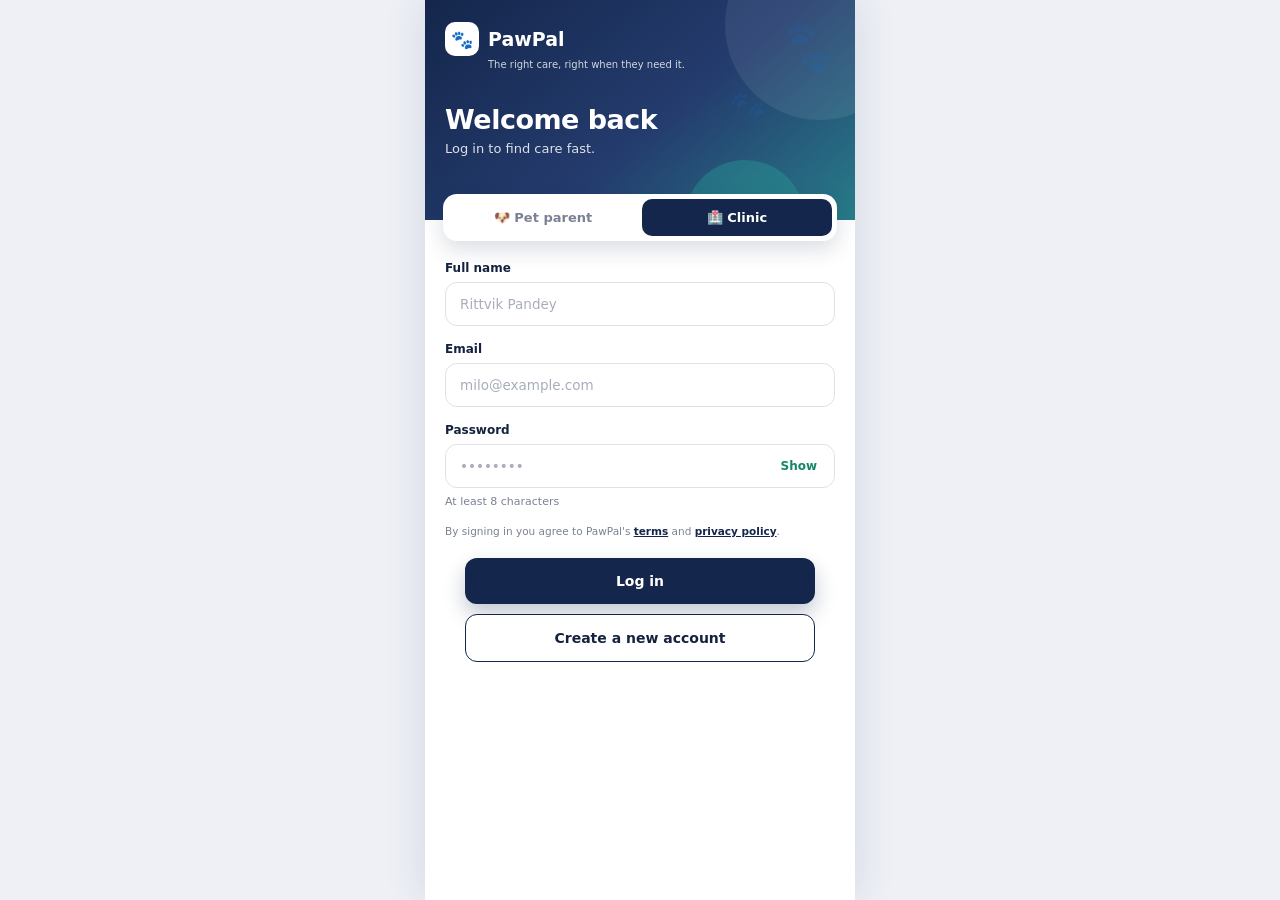
<file: login-clinic.html>
<!DOCTYPE html>
<html lang="en">

<head>
    <meta charset="UTF-8">
    <meta name="viewport" content="width=device-width, initial-scale=1, viewport-fit=cover">
    <title>PawPal · Welcome back</title>
    <link rel="stylesheet" href="style.css">
</head>

<body class="clinic">
    <div class="app">
        <header class="hero"><span class="paws" aria-hidden="true">🐾</span><span class="paws b"
                aria-hidden="true">🐾</span>
            <div class="logo"><i aria-hidden="true">🐾</i>PawPal</div>
            <div class="tag">The right care, right when they need it.</div>
            <h1>Welcome back</h1>
            <p>Log in to find care fast.</p>
        </header>
        <nav class="tabs" aria-label="Account type"><a href="login-parent.html" class="">🐶 Pet parent</a><a
                href="login-clinic.html" class="on">🏥 Clinic</a></nav>
        <form data-msg="Welcome back 👋">
            <label for="n">Full name</label>
            <div class="f"><input id="n" type="text" placeholder="Rittvik Pandey" autocomplete="name" required></div>
            <label for="e">Email</label>
            <div class="f"><input id="e" type="email" placeholder="milo@example.com" autocomplete="email" required>
            </div>
            <label for="p">Password</label>
            <div class="f"><input id="p" type="password" placeholder="••••••••" minlength="8"
                    autocomplete="current-password" required><button type="button" class="show">Show</button></div>
            <p class="hint">At least 8 characters</p>
            <p class="terms">By signing in you agree to PawPal&#39;s <a href="#">terms</a> and <a href="#">privacy
                    policy</a>.</p>
            <div class="actions"><button class="btn primary" type="submit">Log in</button><a class="btn ghost"
                    href="signup-clinic.html">Create a new account</a></div>
        </form>
        <div id="toast" class="toast" role="status"></div>
    </div>
    <script src="app.js"></script>
</body>

</html>
</file>
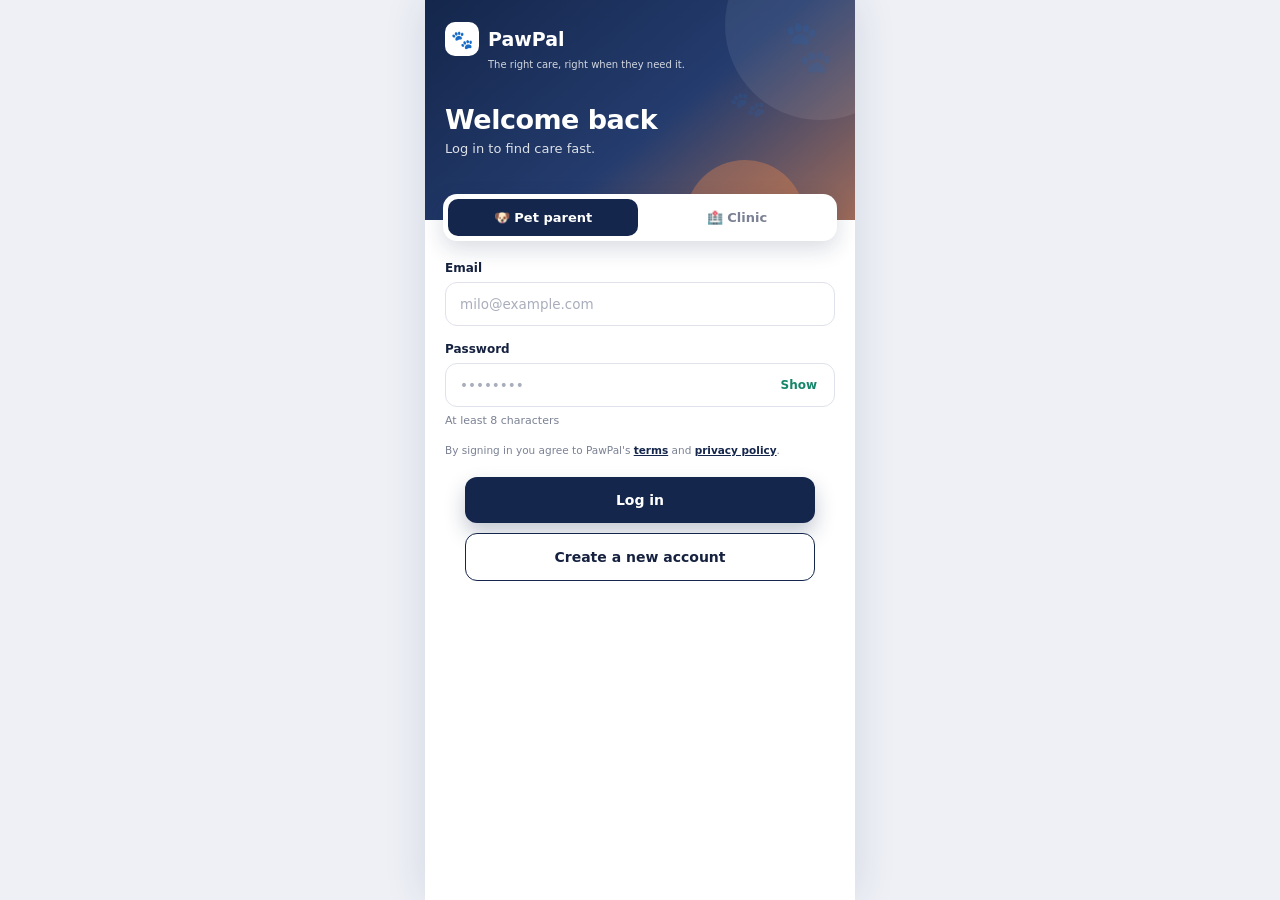
<file: login-parent.html>
<!DOCTYPE html>
<html lang="en">

<head>
    <meta charset="UTF-8">
    <meta name="viewport" content="width=device-width, initial-scale=1, viewport-fit=cover">
    <title>PawPal · Welcome back</title>
    <link rel="stylesheet" href="style.css">
</head>

<body class="parent">
    <div class="app">
        <header class="hero"><span class="paws" aria-hidden="true">🐾</span><span class="paws b"
                aria-hidden="true">🐾</span>
            <div class="logo"><i aria-hidden="true">🐾</i>PawPal</div>
            <div class="tag">The right care, right when they need it.</div>
            <h1>Welcome back</h1>
            <p>Log in to find care fast.</p>
        </header>
        <nav class="tabs" aria-label="Account type"><a href="login-parent.html" class="on">🐶 Pet parent</a><a
                href="login-clinic.html" class="">🏥 Clinic</a></nav>
        <form data-msg="Welcome back 👋">

            <label for="e">Email</label>
            <div class="f"><input id="e" type="email" placeholder="milo@example.com" autocomplete="email" required>
            </div>
            <label for="p">Password</label>
            <div class="f"><input id="p" type="password" placeholder="••••••••" minlength="8"
                    autocomplete="current-password" required><button type="button" class="show">Show</button></div>
            <p class="hint">At least 8 characters</p>
            <p class="terms">By signing in you agree to PawPal&#39;s <a href="#">terms</a> and <a href="#">privacy
                    policy</a>.</p>
            <div class="actions"><button class="btn primary" type="submit"><a href="home.html" style="color: white; text-decoration: none;">Log in</a></button><a class="btn ghost"
                    href="signup-parent.html">Create a new account</a></div>
        </form>
        <div id="toast" class="toast" role="status"></div>
    </div>
    <script src="app.js"></script>
</body>

</html>
</file>
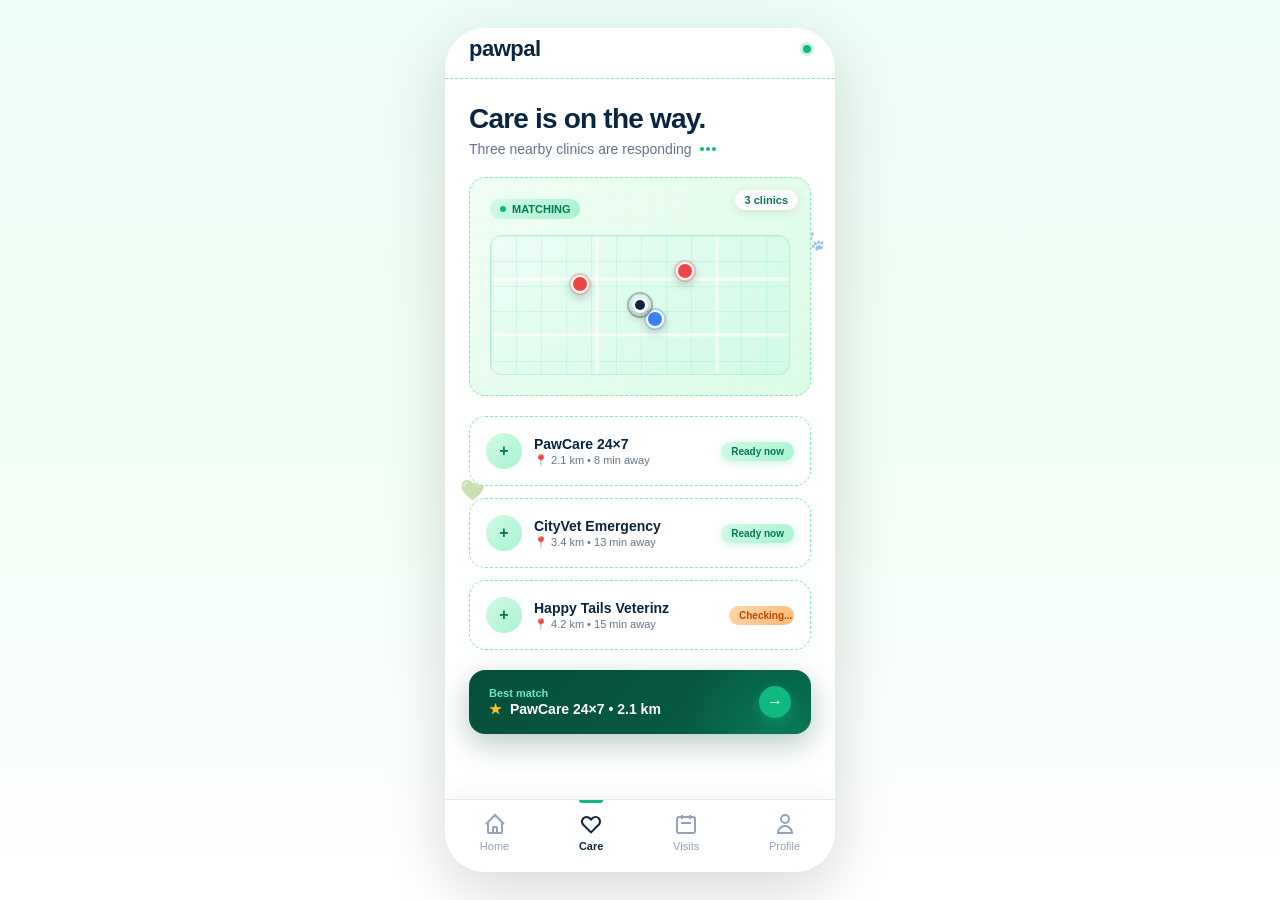
<file: nearby2.html>
<!DOCTYPE html>
<html lang="en">
<head>
<meta charset="UTF-8">
<meta name="viewport" content="width=device-width, initial-scale=1.0">
<title>PawPal - Care is on the way</title>
<style>
* {
    margin: 0;
    padding: 0;
    box-sizing: border-box;
    font-family: -apple-system, BlinkMacSystemFont, 'Segoe UI', Roboto, sans-serif;
}

body {
    background: linear-gradient(180deg, #ecfdf5 0%, #f0fdf4 50%, #ffffff 100%);
    min-height: 100vh;
    display: flex;
    justify-content: center;
    align-items: center;
    padding: 20px;
}

.phone-container {
    width: 100%;
    max-width: 390px;
    background: #ffffff;
    border-radius: 40px;
    box-shadow: 0 20px 60px rgba(0, 0, 0, 0.15);
    overflow: hidden;
    position: relative;
    min-height: 844px;
}

.status-bar {
    display: flex;
    justify-content: space-between;
    align-items: center;
    padding: 12px 24px 4px;
    font-size: 14px;
    font-weight: 600;
    color: #0a2540;
}

.status-icons {
    display: flex;
    gap: 6px;
    align-items: center;
}

.app-header {
    padding: 8px 24px 16px;
    display: flex;
    justify-content: space-between;
    align-items: center;
    border-bottom: 1px dashed #86efac;
}

.logo {
    font-size: 22px;
    font-weight: 800;
    color: #0a2540;
    letter-spacing: -0.5px;
}

.status-dot {
    width: 8px;
    height: 8px;
    background: #10b981;
    border-radius: 50%;
    box-shadow: 0 0 0 3px rgba(16, 185, 129, 0.2);
    animation: pulse 2s infinite;
}

@keyframes pulse {
    0%, 100% { 
        box-shadow: 0 0 0 3px rgba(16, 185, 129, 0.2);
        transform: scale(1);
    }
    50% { 
        box-shadow: 0 0 0 8px rgba(16, 185, 129, 0);
        transform: scale(1.1);
    }
}

.content {
    padding: 24px;
    padding-bottom: 100px;
}

.hero-section {
    margin-bottom: 20px;
    animation: slideDown 0.6s ease-out;
}

@keyframes slideDown {
    from { opacity: 0; transform: translateY(-20px); }
    to { opacity: 1; transform: translateY(0); }
}

.hero-section h1 {
    font-size: 28px;
    font-weight: 800;
    color: #0a2540;
    margin-bottom: 6px;
    letter-spacing: -0.8px;
    position: relative;
    display: inline-block;
}

.hero-section h1::after {
    content: '';
    position: absolute;
    bottom: 4px;
    left: 0;
    width: 100%;
    height: 8px;
    background: rgba(16, 185, 129, 0.2);
    z-index: -1;
    border-radius: 4px;
    animation: highlight 1.5s ease-out;
}

@keyframes highlight {
    from { width: 0; }
    to { width: 100%; }
}

.hero-section p {
    color: #64748b;
    font-size: 14px;
    font-weight: 500;
    display: flex;
    align-items: center;
    gap: 8px;
}

.typing-dots {
    display: inline-flex;
    gap: 2px;
}

.typing-dots span {
    width: 4px;
    height: 4px;
    background: #10b981;
    border-radius: 50%;
    animation: typing 1.4s infinite;
}

.typing-dots span:nth-child(2) { animation-delay: 0.2s; }
.typing-dots span:nth-child(3) { animation-delay: 0.4s; }

@keyframes typing {
    0%, 60%, 100% { transform: translateY(0); opacity: 0.4; }
    30% { transform: translateY(-4px); opacity: 1; }
}

/* Map Section */
.map-section {
    border: 1.5px dashed #86efac;
    border-radius: 16px;
    padding: 20px;
    margin-bottom: 20px;
    background: linear-gradient(135deg, #f0fdf4 0%, #dcfce7 100%);
    position: relative;
    overflow: hidden;
    animation: slideUp 0.6s ease-out 0.2s both;
}

@keyframes slideUp {
    from { opacity: 0; transform: translateY(20px); }
    to { opacity: 1; transform: translateY(0); }
}

.map-section::before {
    content: '';
    position: absolute;
    top: 0;
    left: 0;
    right: 0;
    bottom: 0;
    background: 
        linear-gradient(rgba(134, 239, 172, 0.1) 1px, transparent 1px),
        linear-gradient(90deg, rgba(134, 239, 172, 0.1) 1px, transparent 1px);
    background-size: 20px 20px;
    opacity: 0.5;
}

.matching-tag {
    background: linear-gradient(135deg, #d1fae5 0%, #a7f3d0 100%);
    color: #047857;
    padding: 4px 10px;
    border-radius: 12px;
    font-size: 11px;
    font-weight: 700;
    display: inline-flex;
    align-items: center;
    gap: 6px;
    margin-bottom: 16px;
    position: relative;
    z-index: 1;
}

.matching-tag::before {
    content: '';
    width: 6px;
    height: 6px;
    background: #10b981;
    border-radius: 50%;
    animation: pulse 1.5s infinite;
}

.map {
    width: 100%;
    height: 140px;
    position: relative;
    z-index: 1;
    background: linear-gradient(135deg, #ecfdf5 0%, #d1fae5 100%);
    border-radius: 12px;
    overflow: hidden;
    border: 1px solid rgba(16, 185, 129, 0.2);
}

.map-grid {
    position: absolute;
    inset: 0;
    background-image:
        linear-gradient(rgba(16, 185, 129, 0.1) 1px, transparent 1px),
        linear-gradient(90deg, rgba(16, 185, 129, 0.1) 1px, transparent 1px);
    background-size: 25px 25px;
}

.map-road {
    position: absolute;
    background: rgba(255, 255, 255, 0.6);
    border-radius: 2px;
}

.road-h1 { top: 30%; left: 0; right: 0; height: 4px; }
.road-h2 { top: 70%; left: 0; right: 0; height: 4px; }
.road-v1 { top: 0; bottom: 0; left: 35%; width: 4px; }
.road-v2 { top: 0; bottom: 0; left: 75%; width: 4px; }

.pin {
    position: absolute;
    width: 20px;
    height: 20px;
    border-radius: 50%;
    border: 3px solid white;
    box-shadow: 0 4px 10px rgba(0, 0, 0, 0.2);
    transform: translate(-50%, -50%);
    animation: pinBounce 2s ease-in-out infinite;
    z-index: 2;
}

.pin::after {
    content: '';
    position: absolute;
    inset: -4px;
    border-radius: 50%;
    border: 2px solid currentColor;
    opacity: 0.3;
    animation: ripple 2s ease-out infinite;
}

.pin-1 { top: 35%; left: 30%; background: #ef4444; color: #ef4444; }
.pin-2 { top: 25%; left: 65%; background: #ef4444; color: #ef4444; animation-delay: 0.3s; }
.pin-3 { top: 60%; left: 55%; background: #3b82f6; color: #3b82f6; animation-delay: 0.6s; }

@keyframes pinBounce {
    0%, 100% { transform: translate(-50%, -50%); }
    50% { transform: translate(-50%, -60%); }
}

@keyframes ripple {
    0% { transform: scale(1); opacity: 0.5; }
    100% { transform: scale(2.5); opacity: 0; }
}

.you-pin {
    position: absolute;
    top: 50%;
    left: 50%;
    transform: translate(-50%, -50%);
    z-index: 3;
    width: 16px;
    height: 16px;
    background: #0a2540;
    border-radius: 50%;
    border: 3px solid white;
    box-shadow: 0 4px 10px rgba(0, 0, 0, 0.3);
}

.you-pin::before {
    content: '';
    position: absolute;
    inset: -8px;
    border: 2px solid #0a2540;
    border-radius: 50%;
    opacity: 0.3;
    animation: ripple 2s ease-out infinite;
}

.clinics-count {
    position: absolute;
    top: 12px;
    right: 12px;
    background: white;
    padding: 4px 10px;
    border-radius: 12px;
    font-size: 11px;
    font-weight: 700;
    color: #047857;
    box-shadow: 0 2px 8px rgba(0, 0, 0, 0.1);
    z-index: 1;
}

/* Clinic List */
.clinic-list {
    margin-bottom: 20px;
}

.clinic-card {
    border: 1.5px dashed #86efac;
    border-radius: 16px;
    padding: 16px;
    margin-bottom: 12px;
    background: white;
    display: flex;
    justify-content: space-between;
    align-items: center;
    transition: all 0.3s ease;
    animation: slideUp 0.6s ease-out both;
    cursor: pointer;
    position: relative;
    overflow: hidden;
}

.clinic-card:nth-child(1) { animation-delay: 0.3s; }
.clinic-card:nth-child(2) { animation-delay: 0.4s; }
.clinic-card:nth-child(3) { animation-delay: 0.5s; }

.clinic-card::before {
    content: '';
    position: absolute;
    left: 0;
    top: 0;
    bottom: 0;
    width: 4px;
    background: linear-gradient(180deg, #10b981 0%, #059669 100%);
    transform: scaleY(0);
    transition: transform 0.3s ease;
    transform-origin: top;
}

.clinic-card:hover::before {
    transform: scaleY(1);
}

.clinic-card:hover {
    transform: translateX(4px);
    box-shadow: 0 8px 20px rgba(16, 185, 129, 0.1);
    border-color: #10b981;
}

.clinic-info {
    display: flex;
    align-items: center;
    gap: 12px;
    flex: 1;
}

.clinic-icon {
    width: 36px;
    height: 36px;
    background: linear-gradient(135deg, #d1fae5 0%, #a7f3d0 100%);
    border-radius: 50%;
    display: flex;
    align-items: center;
    justify-content: center;
    color: #047857;
    font-weight: 800;
    font-size: 16px;
    flex-shrink: 0;
    transition: transform 0.3s ease;
}

.clinic-card:hover .clinic-icon {
    transform: rotate(360deg);
}

.clinic-details h3 {
    font-size: 14px;
    font-weight: 700;
    color: #0a2540;
    margin-bottom: 2px;
}

.clinic-details p {
    font-size: 11px;
    color: #64748b;
    display: flex;
    align-items: center;
    gap: 4px;
}

.status-badge {
    padding: 4px 10px;
    border-radius: 12px;
    font-size: 10px;
    font-weight: 700;
    white-space: nowrap;
}

.status-ready {
    background: linear-gradient(135deg, #d1fae5 0%, #a7f3d0 100%);
    color: #047857;
    box-shadow: 0 2px 8px rgba(16, 185, 129, 0.2);
    position: relative;
    overflow: hidden;
}

.status-ready::before {
    content: '';
    position: absolute;
    top: 0;
    left: -100%;
    width: 100%;
    height: 100%;
    background: linear-gradient(90deg, transparent, rgba(255, 255, 255, 0.5), transparent);
    animation: shimmer 3s infinite;
}

@keyframes shimmer {
    0% { left: -100%; }
    100% { left: 100%; }
}

.status-checking {
    background: linear-gradient(135deg, #fed7aa 0%, #fdba74 100%);
    color: #c2410c;
    position: relative;
    overflow: hidden;
}

.status-checking::after {
    content: '...';
    position: absolute;
    animation: dots 1.5s steps(4) infinite;
}

@keyframes dots {
    0%, 20% { content: ''; }
    40% { content: '.'; }
    60% { content: '..'; }
    80%, 100% { content: '...'; }
}

/* Best Match Banner */
.best-match {
    background: linear-gradient(135deg, #064e3b 0%, #065f46 100%);
    border-radius: 16px;
    padding: 16px 20px;
    display: flex;
    justify-content: space-between;
    align-items: center;
    color: white;
    cursor: pointer;
    transition: all 0.3s ease;
    box-shadow: 0 10px 30px rgba(6, 78, 59, 0.3);
    position: relative;
    overflow: hidden;
    animation: slideUp 0.6s ease-out 0.6s both;
}


.best-match::before {
    content: '';
    position: absolute;
    top: -50%;
    right: -20%;
    width: 200px;
    height: 200px;
    background: radial-gradient(circle, rgba(16, 185, 129, 0.3) 0%, transparent 70%);
    border-radius: 50%;
    animation: rotate 8s linear infinite;
}

@keyframes rotate {
    from { transform: rotate(0deg); }
    to { transform: rotate(360deg); }
}

.best-match:hover {
    transform: translateY(-2px);
    box-shadow: 0 15px 40px rgba(6, 78, 59, 0.4);
}

.best-match-content {
    position: relative;
    z-index: 1;
}

.best-match-label {
    font-size: 11px;
    color: #6ee7b7;
    font-weight: 600;
    margin-bottom: 2px;
}

.best-match-title {
    font-size: 14px;
    font-weight: 800;
    display: flex;
    align-items: center;
    gap: 8px;
}

.star-icon {
    color: #fbbf24;
    animation: twinkle 1.5s ease-in-out infinite;
}

@keyframes twinkle {
    0%, 100% { opacity: 1; transform: scale(1); }
    50% { opacity: 0.6; transform: scale(1.2); }
}

.arrow-btn {
    width: 32px;
    height: 32px;
    background: #10b981;
    border-radius: 50%;
    display: flex;
    align-items: center;
    justify-content: center;
    color: white;
    font-weight: bold;
    transition: all 0.3s ease;
    position: relative;
    z-index: 1;
    box-shadow: 0 4px 12px rgba(16, 185, 129, 0.4);
}

.best-match:hover .arrow-btn {
    transform: translateX(4px) scale(1.1);
    background: #34d399;
}
.arrow-btn a{
    text-decoration: none;
    color: white;
}

/* Bottom Navigation */
.bottom-nav {
    position: absolute;
    bottom: 0;
    left: 0;
    right: 0;
    background: white;
    border-top: 1px solid #e2e8f0;
    display: flex;
    justify-content: space-around;
    padding: 12px 0 20px;
    box-shadow: 0 -4px 20px rgba(0, 0, 0, 0.05);
}

.nav-item {
    display: flex;
    flex-direction: column;
    align-items: center;
    gap: 4px;
    cursor: pointer;
    transition: transform 0.2s ease;
    position: relative;
}

.nav-item:hover {
    transform: translateY(-2px);
}

.nav-item.active::before {
    content: '';
    position: absolute;
    top: -12px;
    width: 24px;
    height: 3px;
    background: #10b981;
    border-radius: 0 0 3px 3px;
    animation: slideIn 0.3s ease;
}

@keyframes slideIn {
    from { width: 0; }
    to { width: 24px; }
}

.nav-icon {
    width: 24px;
    height: 24px;
    color: #94a3b8;
    transition: color 0.2s ease;
}

.nav-item.active .nav-icon {
    color: #0a2540;
}

.nav-item.active .nav-label {
    color: #0a2540;
    font-weight: 700;
}

.nav-label {
    font-size: 11px;
    color: #94a3b8;
    font-weight: 500;
}

/* Floating animations */
.floating-emoji {
    position: absolute;
    font-size: 20px;
    opacity: 0.4;
    animation: float 5s ease-in-out infinite;
    pointer-events: none;
}

.emoji-1 { top: 200px; right: 10px; animation-delay: 0s; }
.emoji-2 { top: 450px; left: 15px; animation-delay: 1.5s; }
.emoji-3 { top: 650px; right: 25px; animation-delay: 3s; }

@keyframes float {
    0%, 100% { transform: translateY(0) rotate(0deg); }
    50% { transform: translateY(-15px) rotate(15deg); }
}

/* Progress bar animation */
.progress-bar {
    position: absolute;
    bottom: 0;
    left: 0;
    height: 3px;
    background: linear-gradient(90deg, #10b981, #34d399, #10b981);
    background-size: 200% 100%;
    animation: progressMove 3s linear infinite;
}

@keyframes progressMove {
    0% { width: 0%; left: 0; }
    50% { width: 60%; }
    100% { width: 0%; left: 100%; }
}

.map-section .progress-bar {
    border-radius: 0 0 16px 16px;
}
</style>
</head>
<body>
<div class="phone-container">
   

   
    <div class="app-header">
        <div class="logo">pawpal</div>
        <div class="status-dot"></div>
    </div>

    <!-- Floating decorative emojis -->
    <div class="floating-emoji emoji-1">🐾</div>
    <div class="floating-emoji emoji-2">💚</div>
    <div class="floating-emoji emoji-3">✨</div>

    <div class="content">
       
        <div class="hero-section">
            <h1>Care is on the way.</h1>
            <p>Three nearby clinics are responding
                <span class="typing-dots">
                    <span></span><span></span><span></span>
                </span>
            </p>
        </div>

        
        <div class="map-section">
            <div class="matching-tag">MATCHING</div>
            <div class="map">
                <div class="map-grid"></div>
                <div class="map-road road-h1"></div>
                <div class="map-road road-h2"></div>
                <div class="map-road road-v1"></div>
                <div class="map-road road-v2"></div>
                <div class="pin pin-1"></div>
                <div class="pin pin-2"></div>
                <div class="pin pin-3"></div>
                <div class="you-pin"></div>
            </div>
            <div class="clinics-count">3 clinics</div>
            <div class="progress-bar"></div>
        </div>

      
        <div class="clinic-list">
            <div class="clinic-card">
                <div class="clinic-info">
                    <div class="clinic-icon">+</div>
                    <div class="clinic-details">
                        <h3>PawCare 24×7</h3>
                        <p>📍 2.1 km • 8 min away</p>
                    </div>
                </div>
                <div class="status-badge status-ready">Ready now</div>
            </div>

            <div class="clinic-card">
                <div class="clinic-info">
                    <div class="clinic-icon">+</div>
                    <div class="clinic-details">
                        <h3>CityVet Emergency</h3>
                        <p>📍 3.4 km • 13 min away</p>
                    </div>
                </div>
                <div class="status-badge status-ready">Ready now</div>
            </div>

            <div class="clinic-card">
                <div class="clinic-info">
                    <div class="clinic-icon">+</div>
                    <div class="clinic-details">
                        <h3>Happy Tails Veterinz</h3>
                        <p>📍 4.2 km • 15 min away</p>
                    </div>
                </div>
                <div class="status-badge status-checking">Checking</div>
            </div>
        </div>

        
        <div class="best-match" >
            <div class="best-match-content">
                <div class="best-match-label">Best match</div>
                <div class="best-match-title">
                    <span class="star-icon">★</span>
                    PawCare 24×7 • 2.1 km
                </div>
            </div>
            <div class="arrow-btn"><a href="care24-7.html">→</a></div>
        </div>
    </div>

    
    <div class="bottom-nav">
        <div class="nav-item">
            <svg class="nav-icon" viewBox="0 0 24 24" fill="none" stroke="currentColor" stroke-width="2">
                <path d="M3 12l2-2m0 0l7-7 7 7M5 10v10a1 1 0 001 1h3m10-11l2 2m-2-2v10a1 1 0 01-1 1h-3m-6 0a1 1 0 001-1v-4a1 1 0 011-1h2a1 1 0 011 1v4a1 1 0 001 1m-6 0h6"/>
            </svg>
            <span class="nav-label">Home</span>
        </div>
        <div class="nav-item active">
            <svg class="nav-icon" viewBox="0 0 24 24" fill="none" stroke="currentColor" stroke-width="2">
                <path d="M4.318 6.318a4.5 4.5 0 000 6.364L12 20.364l7.682-7.682a4.5 4.5 0 00-6.364-6.364L12 7.636l-1.318-1.318a4.5 4.5 0 00-6.364 0z"/>
            </svg>
            <span class="nav-label">Care</span>
        </div>
        <div class="nav-item">
            <svg class="nav-icon" viewBox="0 0 24 24" fill="none" stroke="currentColor" stroke-width="2">
                <path d="M8 7V3m8 4V3m-9 8h10M5 21h14a2 2 0 002-2V7a2 2 0 00-2-2H5a2 2 0 00-2 2v12a2 2 0 002 2z"/>
            </svg>
            <span class="nav-label">Visits</span>
        </div>
        <div class="nav-item">
            <svg class="nav-icon" viewBox="0 0 24 24" fill="none" stroke="currentColor" stroke-width="2">
                <path d="M16 7a4 4 0 11-8 0 4 4 0 018 0zM12 14a7 7 0 00-7 7h14a7 7 0 00-7-7z"/>
            </svg>
            <span class="nav-label">Profile</span>
        </div>
    </div>
</div>
</body>
</html>
</file>
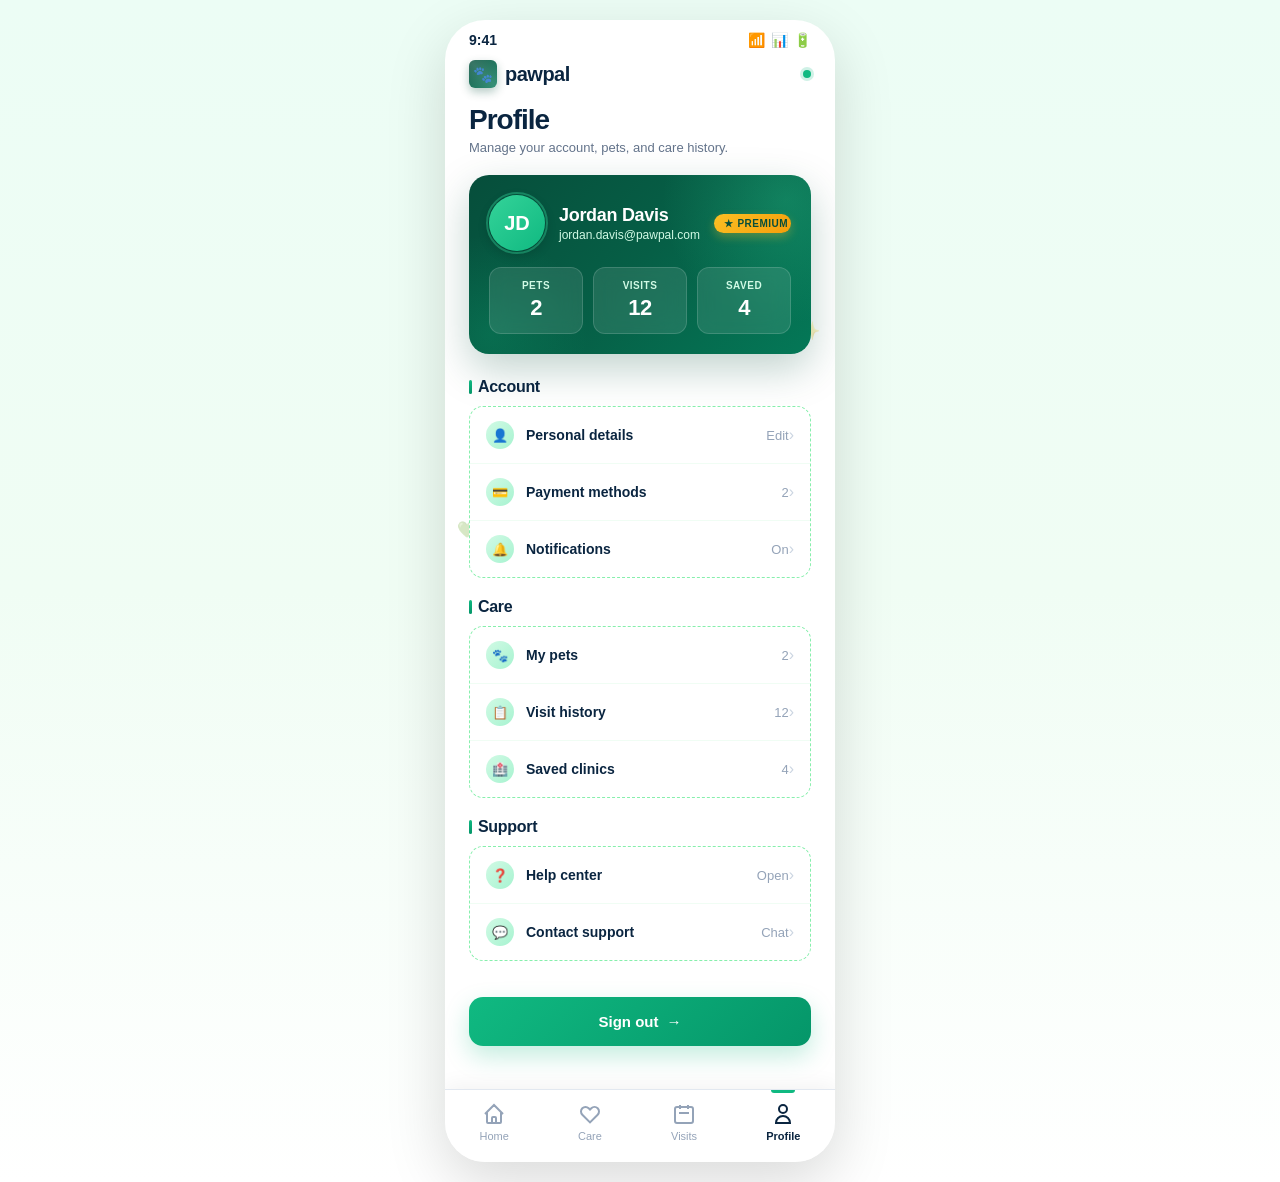
<file: profile2.html>
<!DOCTYPE html>
<html lang="en">

<head>
    <meta charset="UTF-8">
    <meta name="viewport" content="width=device-width, initial-scale=1.0">
    <title>PawPal - Profile</title>
    <link rel="stylesheet" href="profile2.css">
</head>
<body>
    <div class="phone-container">
        <!-- Status Bar -->
        <div class="status-bar">
            <span>9:41</span>
            <div class="status-icons">
                <span>📶</span>
                <span>📊</span>
                <span>🔋</span>
            </div>
        </div>

        <!-- App Header -->
        <div class="app-header">
            <div class="logo-container">
                <div class="logo-icon">🐾</div>
                <div class="logo">pawpal</div>
            </div>
            <div class="status-dot"></div>
        </div>

        <!-- Floating decorative elements -->
        <div class="floating-element float-1">✨</div>
        <div class="floating-element float-2">💚</div>
        <div class="floating-element float-3">🐾</div>

        <div class="content">
            <!-- Page Header -->
            <div class="page-header">
                <h1>Profile</h1>
                <p>Manage your account, pets, and care history.</p>
            </div>

            <!-- Profile Card -->
            <div class="profile-card">
                <div class="profile-header">
                    <div class="avatar">JD</div>
                    <div class="profile-info">
                        <div class="profile-name">Jordan Davis</div>
                        <div class="profile-email">jordan.davis@pawpal.com</div>
                    </div>
                    <div class="premium-badge">PREMIUM</div>
                </div>
                <div class="stats-grid">
                    <div class="stat-card">
                        <div class="stat-label">Pets</div>
                        <div class="stat-value">2</div>
                    </div>
                    <div class="stat-card">
                        <div class="stat-label">Visits</div>
                        <div class="stat-value">12</div>
                    </div>
                    <div class="stat-card">
                        <div class="stat-label">Saved</div>
                        <div class="stat-value">4</div>
                    </div>
                </div>
            </div>

            <!-- Account Section -->
            <h2 class="section-header">Account</h2>
            <div class="menu-list">
                <div class="menu-item">
                    <div class="menu-icon">👤</div>
                    <div class="menu-content">
                        <div class="menu-title">Personal details</div>
                    </div>
                    <div class="menu-value">Edit</div>
                    <div class="menu-arrow">›</div>
                </div>
                <div class="menu-item">
                    <div class="menu-icon">💳</div>
                    <div class="menu-content">
                        <div class="menu-title">Payment methods</div>
                    </div>
                    <div class="menu-value">2</div>
                    <div class="menu-arrow">›</div>
                </div>
                <div class="menu-item">
                    <div class="menu-icon">🔔</div>
                    <div class="menu-content">
                        <div class="menu-title">Notifications</div>
                    </div>
                    <div class="menu-value">On</div>
                    <div class="menu-arrow">›</div>
                </div>
            </div>

            <!-- Care Section -->
            <h2 class="section-header">Care</h2>
            <div class="menu-list">
                <div class="menu-item">
                    <div class="menu-icon">🐾</div>
                    <div class="menu-content">
                        <div class="menu-title">My pets</div>
                    </div>
                    <div class="menu-value">2</div>
                    <div class="menu-arrow">›</div>
                </div>
                <div class="menu-item">
                    <div class="menu-icon">📋</div>
                    <div class="menu-content">
                        <div class="menu-title">Visit history</div>
                    </div>
                    <div class="menu-value">12</div>
                    <div class="menu-arrow">›</div>
                </div>
                <div class="menu-item">
                    <div class="menu-icon">🏥</div>
                    <div class="menu-content">
                        <div class="menu-title">Saved clinics</div>
                    </div>
                    <div class="menu-value">4</div>
                    <div class="menu-arrow">›</div>
                </div>
            </div>

            <!-- Support Section -->
            <h2 class="section-header">Support</h2>
            <div class="menu-list">
                <div class="menu-item">
                    <div class="menu-icon">❓</div>
                    <div class="menu-content">
                        <div class="menu-title">Help center</div>
                    </div>
                    <div class="menu-value">Open</div>
                    <div class="menu-arrow">›</div>
                </div>
                <div class="menu-item">
                    <div class="menu-icon">💬</div>
                    <div class="menu-content">
                        <div class="menu-title">Contact support</div>
                    </div>
                    <div class="menu-value">Chat</div>
                    <div class="menu-arrow">›</div>
                </div>
            </div>

            <!-- Sign Out Button -->
            <button class="signout-button">
                <span class="signout-content">
                    <span>Sign out</span>
                    <span class="signout-icon">→</span>
                </span>
            </button>
        </div>

        <!-- Bottom Navigation -->
        <div class="bottom-nav">
            <div class="nav-item">
                <svg class="nav-icon" viewBox="0 0 24 24" fill="none" stroke="currentColor" stroke-width="2">
                    <path
                        d="M3 12l2-2m0 0l7-7 7 7M5 10v10a1 1 0 001 1h3m10-11l2 2m-2-2v10a1 1 0 01-1 1h-3m-6 0a1 1 0 001-1v-4a1 1 0 011-1h2a1 1 0 011 1v4a1 1 0 001 1m-6 0h6" />
                </svg>
                <span class="nav-label">Home</span>
            </div>
            <div class="nav-item">
                <svg class="nav-icon" viewBox="0 0 24 24" fill="none" stroke="currentColor" stroke-width="2">
                    <path
                        d="M4.318 6.318a4.5 4.5 0 000 6.364L12 20.364l7.682-7.682a4.5 4.5 0 00-6.364-6.364L12 7.636l-1.318-1.318a4.5 4.5 0 00-6.364 0z" />
                </svg>
                <span class="nav-label">Care</span>
            </div>
            <div class="nav-item">
                <svg class="nav-icon" viewBox="0 0 24 24" fill="none" stroke="currentColor" stroke-width="2">
                    <path d="M8 7V3m8 4V3m-9 8h10M5 21h14a2 2 0 002-2V7a2 2 0 00-2-2H5a2 2 0 00-2 2v12a2 2 0 002 2z" />
                </svg>
                <span class="nav-label">Visits</span>
            </div>
            <div class="nav-item active">
                <svg class="nav-icon" viewBox="0 0 24 24" fill="none" stroke="currentColor" stroke-width="2">
                    <path d="M16 7a4 4 0 11-8 0 4 4 0 018 0zM12 14a7 7 0 00-7 7h14a7 7 0 00-7-7z" />
                </svg>
                <span class="nav-label">Profile</span>
            </div>
        </div>
    </div>
</body>

</html>
</file>
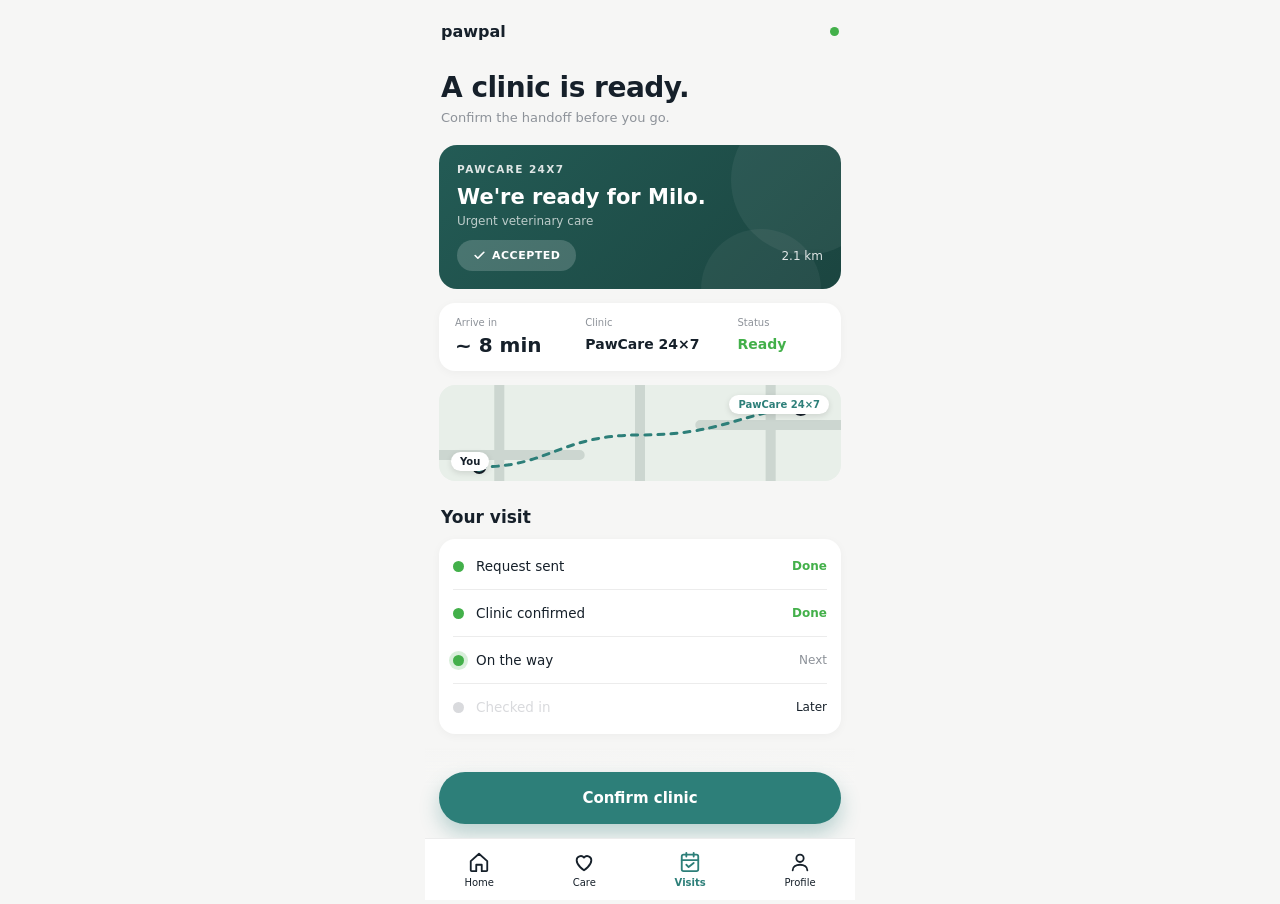
<file: ready.html>
<!DOCTYPE html>
<html lang="en">

<head>
    <meta charset="UTF-8">
    <meta name="viewport" content="width=device-width, initial-scale=1, viewport-fit=cover">
    <title>PawPal Clinic Ready</title>
    <style>
        :root {
            --bg: #f6f6f5;
            --card: #fff;
            --ink: #16202a;
            --muted: #8d9299;
            --line: #ececec;
            --teal: #2d7f79;
            --deep: #1e4f4a;
            --ok: #43b04a;
            --later: #d9dadd;
            box-sizing: border-box;
            padding-top: env(safe-area-inset-top, 0px);
        }

        @media (prefers-color-scheme:dark) {
            :root:not([data-theme="light"]) {
                --bg: #121418;
                --card: #1c1f26;
                --ink: #f1f1f5;
                --muted: #8d90a0;
                --line: #2c303a;
                --later: #3a3e48
            }
        }

        :root[data-theme="dark"] {
            --bg: #121418;
            --card: #1c1f26;
            --ink: #f1f1f5;
            --muted: #8d90a0;
            --line: #2c303a;
            --later: #3a3e48
        }

        * {
            box-sizing: border-box;
            margin: 0
        }

        html,
        body {
            background: var(--bg);
            color: var(--ink);
            font-family: Inter, system-ui, -apple-system, "Segoe UI", Roboto, sans-serif
        }

        .app {
            max-width: 430px;
            margin: 0 auto;
            min-height: 100vh;
            padding: 0 14px 170px
        }

        .top {
            display: flex;
            justify-content: space-between;
            align-items: center;
            padding: 22px 2px 0
        }

        .brand {
            font-weight: 700;
            font-size: 16px
        }

        .live {
            width: 9px;
            height: 9px;
            border-radius: 50%;
            background: var(--ok);
            animation: ping 2s ease-out infinite
        }

        @keyframes ping {
            0% {
                box-shadow: 0 0 0 0 rgba(67, 176, 74, .55)
            }

            100% {
                box-shadow: 0 0 0 10px rgba(67, 176, 74, 0)
            }
        }

        h1 {
            font-size: 28px;
            font-weight: 800;
            letter-spacing: -.5px;
            margin: 30px 2px 0
        }

        .sub {
            font-size: 13px;
            color: var(--muted);
            margin: 6px 2px 0
        }

        .hero {
            position: relative;
            overflow: hidden;
            background: linear-gradient(135deg, #235b55, #1b4540);
            color: #fff;
            border-radius: 18px;
            padding: 18px;
            margin-top: 20px
        }

        .hero::after {
            content: "";
            position: absolute;
            right: -40px;
            top: -40px;
            width: 150px;
            height: 150px;
            border-radius: 50%;
            background: rgba(255, 255, 255, .06)
        }

        .hero::before {
            content: "";
            position: absolute;
            right: 20px;
            bottom: -60px;
            width: 120px;
            height: 120px;
            border-radius: 50%;
            background: rgba(255, 255, 255, .05)
        }

        .hero>* {
            position: relative;
            z-index: 1
        }

        .tag {
            font-size: 10.5px;
            letter-spacing: 1.4px;
            font-weight: 600;
            opacity: .85
        }

        .hero h2 {
            font-size: 21px;
            font-weight: 800;
            margin-top: 10px
        }

        .hero p {
            font-size: 12px;
            opacity: .7;
            margin-top: 5px
        }

        .hero .foot {
            display: flex;
            justify-content: space-between;
            align-items: center;
            margin-top: 12px
        }

        .acc {
            display: inline-flex;
            align-items: center;
            gap: 6px;
            background: rgba(255, 255, 255, .18);
            border-radius: 99px;
            padding: 9px 16px;
            font-size: 11px;
            font-weight: 700;
            letter-spacing: .5px
        }

        .acc svg {
            width: 13px;
            height: 13px;
            stroke-width: 3
        }

        .km {
            font-size: 12px;
            opacity: .85
        }

        .stats {
            display: grid;
            grid-template-columns: 1.1fr 1.3fr .8fr;
            gap: 10px;
            background: var(--card);
            border-radius: 16px;
            padding: 14px 16px;
            margin-top: 14px;
            box-shadow: 0 2px 10px rgba(0, 0, 0, .04)
        }

        .stats small {
            display: block;
            font-size: 10px;
            color: var(--muted)
        }

        .stats b {
            display: block;
            font-size: 14px;
            margin-top: 8px
        }

        .stats .eta {
            font-size: 20px;
            font-weight: 800;
            margin-top: 5px;
            white-space: nowrap
        }

        .stats .ready {
            color: var(--ok)
        }

        .map {
            position: relative;
            height: 96px;
            border-radius: 16px;
            margin-top: 14px;
            overflow: hidden;
            background: #e8efe9
        }

        @media (prefers-color-scheme:dark) {
            :root:not([data-theme="light"]) .map {
                background: #1d2a27
            }
        }

        .map svg {
            position: absolute;
            inset: 0;
            width: 100%;
            height: 100%
        }

        .map .you,
        .map .cl {
            position: absolute;
            font-size: 10px;
            font-weight: 700;
            background: var(--card);
            border-radius: 99px;
            padding: 4px 9px;
            box-shadow: 0 2px 6px rgba(0, 0, 0, .12)
        }

        .map .you {
            left: 12px;
            bottom: 10px
        }

        .map .cl {
            right: 12px;
            top: 10px;
            color: var(--teal)
        }

        .route {
            stroke-dasharray: 6 7;
            animation: dash 1.2s linear infinite
        }

        @keyframes dash {
            to {
                stroke-dashoffset: -26
            }
        }

        h3 {
            font-size: 17px;
            font-weight: 800;
            margin: 26px 2px 0
        }

        .visit {
            background: var(--card);
            border-radius: 16px;
            margin-top: 12px;
            padding: 4px 14px;
            box-shadow: 0 2px 10px rgba(0, 0, 0, .04)
        }

        .st {
            display: flex;
            align-items: center;
            gap: 12px;
            padding: 15px 0;
            font-size: 13.5px;
            position: relative
        }

        .st+.st {
            border-top: 1px solid var(--line)
        }

        .dot {
            flex: none;
            width: 11px;
            height: 11px;
            border-radius: 50%;
            background: var(--ok)
        }

        .st.next .dot {
            box-shadow: 0 0 0 4px rgba(67, 176, 74, .2)
        }

        .st.later {
            color: var(--later)
        }

        .st.later .dot {
            background: var(--later)
        }

        .st span {
            margin-left: auto;
            font-size: 12px;
            font-weight: 500;
            color: var(--muted)
        }

        .st.done span {
            color: var(--ok);
            font-weight: 600
        }

        .st.later span {
            color: var(--ink)
        }

        .cta {
            position: fixed;
            left: 50%;
            transform: translateX(-50%);
            width: 100%;
            max-width: 430px;
            bottom: calc(64px + env(safe-area-inset-bottom, 0px));
            padding: 26px 14px 12px;
            background: linear-gradient(transparent, var(--bg) 45%)
        }

        .go {
            width: 100%;
            border: 0;
            font: inherit;
            font-weight: 700;
            font-size: 15px;
            color: #fff;
            background: var(--teal);
            border-radius: 99px;
            padding: 17px;
            cursor: pointer;
            box-shadow: 0 10px 20px rgba(45, 127, 121, .3);
            transition: transform .12s, background .2s
        }

        .go:active {
            transform: scale(.98)
        }

        .go.ok {
            background: var(--ok)
        }

        .go:focus-visible,
        .tab:focus-visible {
            outline: 3px solid var(--ink);
            outline-offset: 2px
        }

        nav {
            position: fixed;
            bottom: 0;
            left: 50%;
            transform: translateX(-50%);
            width: 100%;
            max-width: 430px;
            background: var(--card);
            border-top: 1px solid var(--line);
            display: flex;
            justify-content: space-around;
            padding: 10px 0 calc(10px + env(safe-area-inset-bottom, 0px))
        }

        .tab {
            background: none;
            border: 0;
            font: inherit;
            font-size: 10px;
            font-weight: 500;
            color: var(--ink);
            display: flex;
            flex-direction: column;
            align-items: center;
            gap: 4px;
            padding: 2px 14px;
            cursor: pointer
        }

        .tab.on {
            color: var(--teal);
            font-weight: 700
        }

        svg {
            width: 22px;
            height: 22px;
            fill: none;
            stroke: currentColor;
            stroke-width: 2;
            stroke-linecap: round;
            stroke-linejoin: round
        }

        @media (prefers-reduced-motion:reduce) {
            * {
                animation: none !important;
                transition: none !important
            }
        }
    </style>
</head>

<body>
    <main class="app">
        <div class="top">
            <div class="brand">pawpal</div><span class="live" title="Live"></span>
        </div>

        <h1>A clinic is ready.</h1>
        <p class="sub">Confirm the handoff before you go.</p>

        <section class="hero">
            <div class="tag">PAWCARE 24X7</div>
            <h2>We're ready for Milo.</h2>
            <p>Urgent veterinary care</p>
            <div class="foot">
                <span class="acc"><svg viewBox="0 0 24 24">
                        <path d="M20 6L9 17l-5-5" />
                    </svg>ACCEPTED</span>
                <span class="km">2.1 km</span>
            </div>
        </section>

        <section class="stats" aria-label="Arrival details">
            <div><small>Arrive in</small>
                <div class="eta">~ 8 min</div>
            </div>
            <div><small>Clinic</small><b>PawCare 24×7</b></div>
            <div><small>Status</small><b class="ready">Ready</b></div>
        </section>

        <div class="map" aria-label="Route to clinic">
            <svg viewBox="0 0 400 96" preserveAspectRatio="none" fill="none">
                <path d="M0 70H140M200 0V96M260 40H400M60 0V96M330 0V96" stroke="rgba(120,140,130,.25)"
                    stroke-width="10" />
                <path class="route" d="M40 82C110 82 120 50 200 50S300 28 360 22" stroke="#2d7f79" stroke-width="3"
                    stroke-linecap="round" />
                <circle cx="40" cy="82" r="6" fill="#2d7f79" />
                <circle cx="360" cy="22" r="8" fill="#43b04a" />
            </svg>
            <span class="you">You</span><span class="cl">PawCare 24×7</span>
        </div>

        <h3>Your visit</h3>
        <div class="visit">
            <div class="st done"><i class="dot"></i>Request sent<span>Done</span></div>
            <div class="st done"><i class="dot"></i>Clinic confirmed<span>Done</span></div>
            <div class="st next"><i class="dot"></i>On the way<span>Next</span></div>
            <div class="st later"><i class="dot"></i>Checked in<span>Later</span></div>
        </div>
    </main>

    <div class="cta"><button class="go" id="go">Confirm clinic</button></div>

    <nav aria-label="Main">
        <button class="tab"><svg viewBox="0 0 24 24">
                <path d="M3 11l9-8 9 8v10a1 1 0 0 1-1 1h-5v-7H9v7H4a1 1 0 0 1-1-1z" />
            </svg>Home</button>
        <button class="tab"><svg viewBox="0 0 24 24">
                <path d="M12 21s-8-5-8-11a4.5 4.5 0 0 1 8-2.8A4.5 4.5 0 0 1 20 10c0 6-8 11-8 11z" />
            </svg>Care</button>
        <button class="tab on"><svg viewBox="0 0 24 24">
                <rect x="3" y="4" width="18" height="18" rx="2" />
                <path d="M16 2v4M8 2v4M3 10h18M8 15l2.5 2.5L16 13" />
            </svg>Visits</button>
        <button class="tab"><svg viewBox="0 0 24 24">
                <circle cx="12" cy="8" r="4" />
                <path d="M4 21c0-4 4-6 8-6s8 2 8 6" />
            </svg>Profile</button>
    </nav>

    <script>
        var go = document.getElementById('go');
        go.addEventListener('click', function () {
            go.textContent = 'Clinic confirmed ✓'; go.classList.add('ok');
            var n = document.querySelector('.st.next'), l = document.querySelector('.st.later');
            n.className = 'st done'; n.querySelector('span').textContent = 'Done';
            l.className = 'st next'; l.querySelector('span').textContent = 'Next';
        });
    </script>
</body>

</html>
</file>
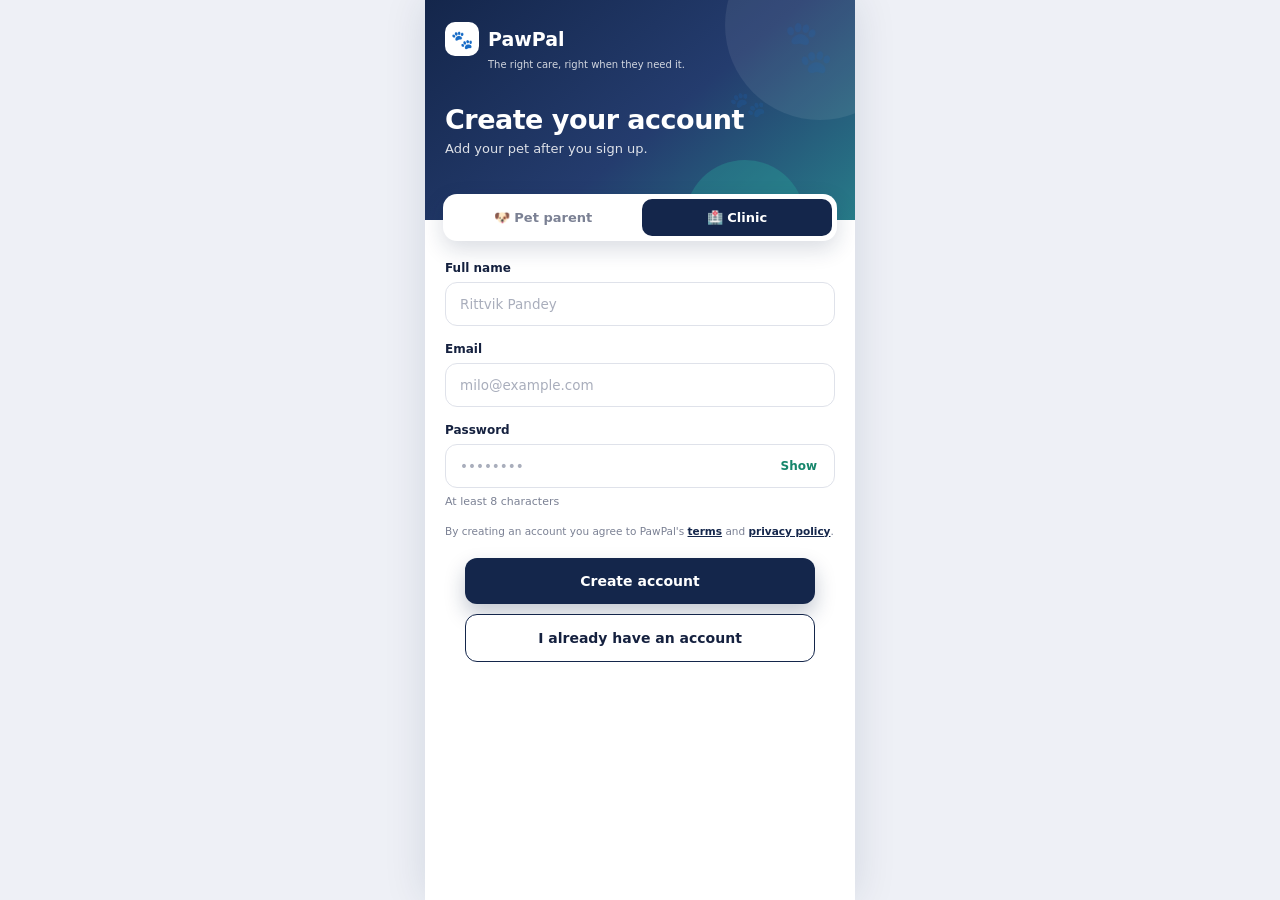
<file: signup-clinic.html>
<!DOCTYPE html>
<html lang="en">

<head>
    <meta charset="UTF-8">
    <meta name="viewport" content="width=device-width, initial-scale=1, viewport-fit=cover">
    <title>PawPal · Create your account</title>
    <link rel="stylesheet" href="style.css">
</head>

<body class="clinic">
    <div class="app">
        <header class="hero"><span class="paws" aria-hidden="true">🐾</span><span class="paws b"
                aria-hidden="true">🐾</span>
            <div class="logo"><i aria-hidden="true">🐾</i>PawPal</div>
            <div class="tag">The right care, right when they need it.</div>
            <h1>Create your account</h1>
            <p>Add your pet after you sign up.</p>
        </header>
        <nav class="tabs" aria-label="Account type"><a href="signup-parent.html" class="">🐶 Pet parent</a><a
                href="signup-clinic.html" class="on">🏥 Clinic</a></nav>
        <form data-msg="Clinic account created 🎉">
            <label for="n">Full name</label>
            <div class="f"><input id="n" type="text" placeholder="Rittvik Pandey" autocomplete="name" required></div>
            <label for="e">Email</label>
            <div class="f"><input id="e" type="email" placeholder="milo@example.com" autocomplete="email" required>
            </div>
            <label for="p">Password</label>
            <div class="f"><input id="p" type="password" placeholder="••••••••" minlength="8"
                    autocomplete="current-password" required><button type="button" class="show">Show</button></div>
            <p class="hint">At least 8 characters</p>
            <p class="terms">By creating an account you agree to PawPal&#39;s <a href="#">terms</a> and <a
                    href="#">privacy policy</a>.</p>
            <div class="actions"><button class="btn primary" type="submit">Create account</button><a class="btn ghost"
                    href="login-clinic.html">I already have an account</a></div>
        </form>
        <div id="toast" class="toast" role="status"></div>
    </div>
    <script src="app.js"></script>
</body>

</html>
</file>
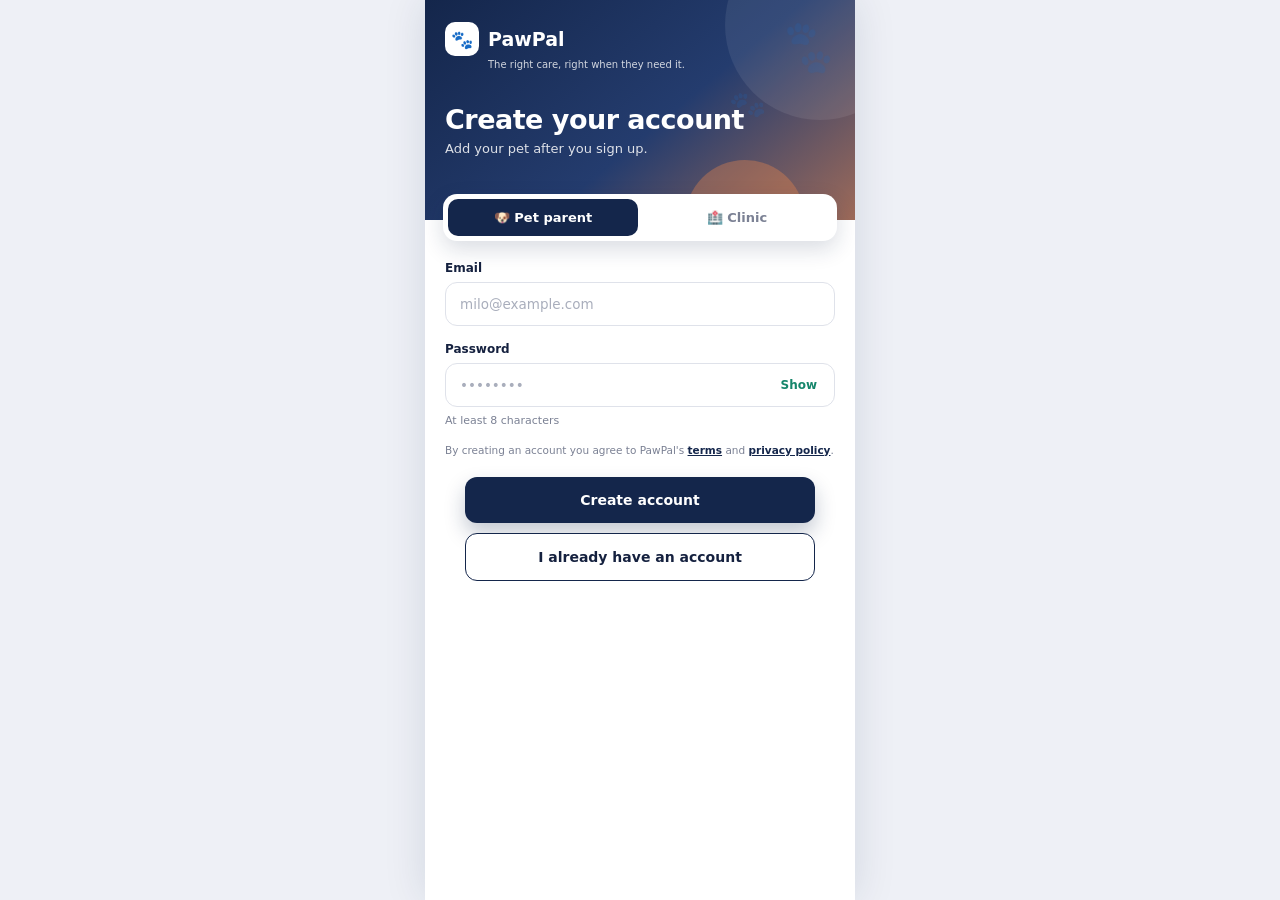
<file: signup-parent.html>
<!DOCTYPE html>
<html lang="en">

<head>
    <meta charset="UTF-8">
    <meta name="viewport" content="width=device-width, initial-scale=1, viewport-fit=cover">
    <title>PawPal · Create your account</title>
    <link rel="stylesheet" href="style.css">
</head>

<body class="parent">
    <div class="app">
        <header class="hero"><span class="paws" aria-hidden="true">🐾</span><span class="paws b"
                aria-hidden="true">🐾</span>
            <div class="logo"><i aria-hidden="true">🐾</i>PawPal</div>
            <div class="tag">The right care, right when they need it.</div>
            <h1>Create your account</h1>
            <p>Add your pet after you sign up.</p>
        </header>
        <nav class="tabs" aria-label="Account type"><a href="signup-parent.html" class="on">🐶 Pet parent</a><a
                href="signup-clinic.html" class="">🏥 Clinic</a></nav>
        <form data-msg="Account created 🎉">

            <label for="e">Email</label>
            <div class="f"><input id="e" type="email" placeholder="milo@example.com" autocomplete="email" required>
            </div>
            <label for="p">Password</label>
            <div class="f"><input id="p" type="password" placeholder="••••••••" minlength="8"
                    autocomplete="current-password" required><button type="button" class="show">Show</button></div>
            <p class="hint">At least 8 characters</p>
            <p class="terms">By creating an account you agree to PawPal&#39;s <a href="#">terms</a> and <a
                    href="#">privacy policy</a>.</p>
            <div class="actions"><button class="btn primary" type="submit">Create account</button><a class="btn ghost"
                    href="login-parent.html">I already have an account</a></div>
        </form>
        <div id="toast" class="toast" role="status"></div>
    </div>
    <script src="app.js"></script>
</body>

</html>
</file>
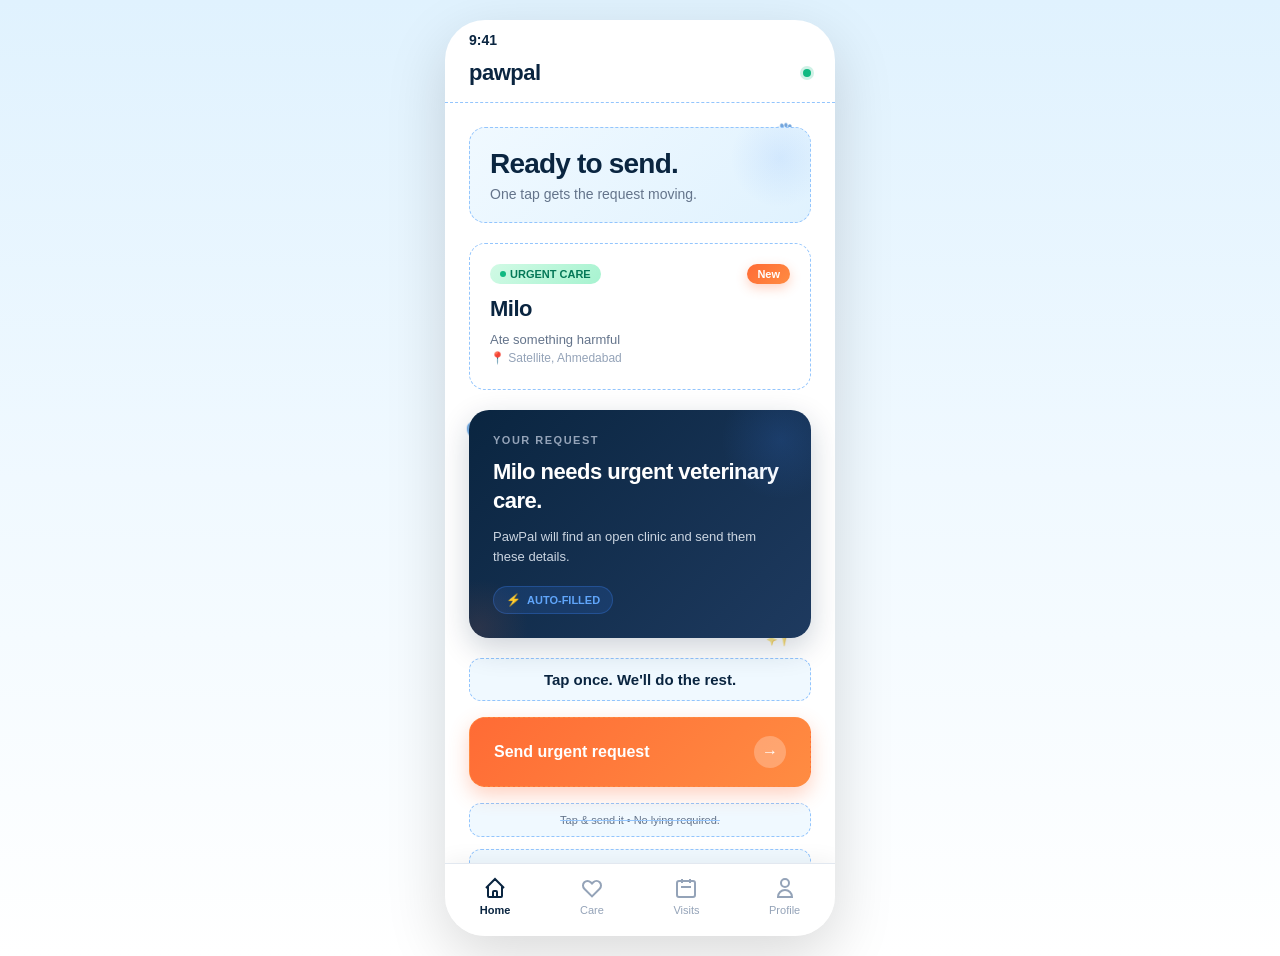
<file: urgent.html>
<!DOCTYPE html>
<html lang="en">
<head>
<meta charset="UTF-8">
<meta name="viewport" content="width=device-width, initial-scale=1.0">
<title>PawPal - Urgent Care</title>
<style>
* {
    margin: 0;
    padding: 0;
    box-sizing: border-box;
    font-family: -apple-system, BlinkMacSystemFont, 'Segoe UI', Roboto, sans-serif;
}

body {
    background: linear-gradient(180deg, #e0f2fe 0%, #f0f9ff 50%, #ffffff 100%);
    min-height: 100vh;
    display: flex;
    justify-content: center;
    align-items: center;
    padding: 20px;
}

.phone-container {
    width: 100%;
    max-width: 390px;
    background: #ffffff;
    border-radius: 40px;
    box-shadow: 0 20px 60px rgba(0, 0, 0, 0.15);
    overflow: hidden;
    position: relative;
    min-height: 844px;
}

.status-bar {
    display: flex;
    justify-content: space-between;
    align-items: center;
    padding: 12px 24px 4px;
    font-size: 14px;
    font-weight: 600;
    color: #0a2540;
}

.status-icons {
    display: flex;
    gap: 6px;
    align-items: center;
}

.app-header {
    padding: 8px 24px 16px;
    display: flex;
    justify-content: space-between;
    align-items: center;
    border-bottom: 1px dashed #93c5fd;
}

.logo {
    font-size: 22px;
    font-weight: 800;
    color: #0a2540;
    letter-spacing: -0.5px;
}

.status-dot {
    width: 8px;
    height: 8px;
    background: #10b981;
    border-radius: 50%;
    box-shadow: 0 0 0 3px rgba(16, 185, 129, 0.2);
    animation: pulse 2s infinite;
}

@keyframes pulse {
    0%, 100% { box-shadow: 0 0 0 3px rgba(16, 185, 129, 0.2); }
    50% { box-shadow: 0 0 0 6px rgba(16, 185, 129, 0); }
}

.content {
    padding: 24px;
}

.hero-section {
    border: 1.5px dashed #93c5fd;
    border-radius: 16px;
    padding: 20px;
    margin-bottom: 20px;
    background: linear-gradient(135deg, #f0f9ff 0%, #e0f2fe 100%);
    position: relative;
    overflow: hidden;
}

.hero-section::before {
    content: '';
    position: absolute;
    top: -20px;
    right: -20px;
    width: 100px;
    height: 100px;
    background: radial-gradient(circle, rgba(59, 130, 246, 0.1) 0%, transparent 70%);
    border-radius: 50%;
}

.hero-section h1 {
    font-size: 28px;
    font-weight: 800;
    color: #0a2540;
    margin-bottom: 6px;
    letter-spacing: -0.8px;
}

.hero-section p {
    color: #64748b;
    font-size: 14px;
    font-weight: 500;
}

.pet-card {
    border: 1.5px dashed #93c5fd;
    border-radius: 16px;
    padding: 20px;
    margin-bottom: 20px;
    background: white;
    position: relative;
    transition: transform 0.3s ease, box-shadow 0.3s ease;
}

.pet-card:hover {
    transform: translateY(-2px);
    box-shadow: 0 10px 30px rgba(59, 130, 246, 0.1);
}

.card-header {
    display: flex;
    justify-content: space-between;
    align-items: center;
    margin-bottom: 12px;
}

.urgent-tag {
    background: linear-gradient(135deg, #d1fae5 0%, #a7f3d0 100%);
    color: #047857;
    padding: 4px 10px;
    border-radius: 12px;
    font-size: 11px;
    font-weight: 700;
    display: flex;
    align-items: center;
    gap: 4px;
}

.urgent-tag::before {
    content: '';
    width: 6px;
    height: 6px;
    background: #10b981;
    border-radius: 50%;
    animation: pulse 1.5s infinite;
}

.new-badge {
    background: linear-gradient(135deg, #ff6b35 0%, #ff8c42 100%);
    color: white;
    padding: 4px 10px;
    border-radius: 12px;
    font-size: 11px;
    font-weight: 700;
    box-shadow: 0 4px 12px rgba(255, 107, 53, 0.3);
}

.pet-name {
    font-size: 22px;
    font-weight: 800;
    color: #0a2540;
    margin-bottom: 10px;
    letter-spacing: -0.5px;
}

.pet-info {
    color: #64748b;
    font-size: 13px;
    margin-bottom: 4px;
    display: flex;
    align-items: center;
    gap: 6px;
}

.pet-info.location {
    color: #94a3b8;
    font-size: 12px;
}

.request-card {
    background: linear-gradient(135deg, #0a2540 0%, #1e3a5f 100%);
    border-radius: 20px;
    padding: 24px;
    margin-bottom: 20px;
    color: white;
    position: relative;
    overflow: hidden;
    box-shadow: 0 10px 30px rgba(10, 37, 64, 0.2);
}

.request-card::before {
    content: '';
    position: absolute;
    top: -30px;
    right: -30px;
    width: 120px;
    height: 120px;
    background: radial-gradient(circle, rgba(59, 130, 246, 0.15) 0%, transparent 70%);
    border-radius: 50%;
}

.request-card::after {
    content: '';
    position: absolute;
    bottom: -40px;
    left: -40px;
    width: 100px;
    height: 100px;
    background: radial-gradient(circle, rgba(255, 107, 53, 0.1) 0%, transparent 70%);
    border-radius: 50%;
}

.request-label {
    font-size: 11px;
    font-weight: 700;
    letter-spacing: 1.5px;
    color: #94a3b8;
    margin-bottom: 12px;
}

.request-title {
    font-size: 22px;
    font-weight: 800;
    margin-bottom: 12px;
    line-height: 1.3;
    letter-spacing: -0.5px;
}

.request-description {
    color: #cbd5e1;
    font-size: 13px;
    margin-bottom: 20px;
    line-height: 1.5;
}

.auto-filled-tag {
    background: rgba(59, 130, 246, 0.15);
    border: 1px solid rgba(59, 130, 246, 0.3);
    color: #60a5fa;
    padding: 6px 12px;
    border-radius: 20px;
    font-size: 11px;
    font-weight: 700;
    display: inline-flex;
    align-items: center;
    gap: 6px;
}

.auto-filled-tag::before {
    content: '⚡';
    font-size: 12px;
}

.section-label {
    border: 1.5px dashed #93c5fd;
    border-radius: 12px;
    padding: 12px;
    text-align: center;
    margin-bottom: 16px;
    background: #f0f9ff;
}

.section-label p {
    font-size: 15px;
    font-weight: 700;
    color: #0a2540;
}

.send-button {
    width: 100%;
    background: linear-gradient(135deg, #ff6b35 0%, #ff8c42 100%);
    color: white;
    border: 1.5px dashed #ff8c42;
    border-radius: 16px;
    padding: 18px 24px;
    font-size: 16px;
    font-weight: 700;
    display: flex;
    justify-content: space-between;
    align-items: center;
    cursor: pointer;
    transition: all 0.3s ease;
    box-shadow: 0 8px 20px rgba(255, 107, 53, 0.3);
    margin-bottom: 16px;
    position: relative;
    overflow: hidden;
}

.send-button::before {
    content: '';
    position: absolute;
    top: 0;
    left: -100%;
    width: 100%;
    height: 100%;
    background: linear-gradient(90deg, transparent, rgba(255, 255, 255, 0.2), transparent);
    transition: left 0.6s ease;
}

.send-button:hover::before {
    left: 100%;
}

.send-button:hover {
    transform: translateY(-2px);
    box-shadow: 0 12px 28px rgba(255, 107, 53, 0.4);
}

.send-button:active {
    transform: translateY(0);
}

.arrow-icon {
    width: 32px;
    height: 32px;
    background: rgba(255, 255, 255, 0.25);
    border-radius: 50%;
    display: flex;
    align-items: center;
    justify-content: center;
    font-size: 16px;
    font-weight: bold;
    transition: transform 0.3s ease;
}

.send-button:hover .arrow-icon {
    transform: translateX(4px);
}

.tos-section {
    border: 1.5px dashed #93c5fd;
    border-radius: 12px;
    padding: 10px;
    text-align: center;
    margin-bottom: 12px;
    background: #f0f9ff;
}

.tos-section p {
    color: #64748b;
    font-size: 11px;
    text-decoration: line-through;
    text-decoration-color: #93c5fd;
}

.emergency-section {
    border: 1.5px dashed #93c5fd;
    border-radius: 12px;
    padding: 14px;
    text-align: center;
    background: #f0f9ff;
}

.emergency-section p {
    color: #64748b;
    font-size: 11px;
    line-height: 1.5;
}

.bottom-nav {
    position: absolute;
    bottom: 0;
    left: 0;
    right: 0;
    background: white;
    border-top: 1px solid #e2e8f0;
    display: flex;
    justify-content: space-around;
    padding: 12px 0 20px;
    box-shadow: 0 -4px 20px rgba(0, 0, 0, 0.05);
}

.nav-item {
    display: flex;
    flex-direction: column;
    align-items: center;
    gap: 4px;
    cursor: pointer;
    transition: transform 0.2s ease;
}

.nav-item:hover {
    transform: translateY(-2px);
}

.nav-icon {
    width: 24px;
    height: 24px;
    color: #94a3b8;
    transition: color 0.2s ease;
}

.nav-item.active .nav-icon {
    color: #0a2540;
}

.nav-item.active .nav-label {
    color: #0a2540;
    font-weight: 700;
}

.nav-label {
    font-size: 11px;
    color: #94a3b8;
    font-weight: 500;
}

.floating-emoji {
    position: absolute;
    font-size: 24px;
    opacity: 0.6;
    animation: float 4s ease-in-out infinite;
}

.emoji-1 { top: 100px; right: 30px; animation-delay: 0s; }
.emoji-2 { top: 400px; left: 20px; animation-delay: 1s; }
.emoji-3 { top: 600px; right: 40px; animation-delay: 2s; }

@keyframes float {
    0%, 100% { transform: translateY(0) rotate(0deg); }
    50% { transform: translateY(-10px) rotate(10deg); }
}
</style>
</head>
<body>
<div class="phone-container">
   
    <div class="status-bar">
        <span>9:41</span>
        <div class="status-icons">
            <span></span>
            <span></span>
            <span></span>
        </div>
    </div>

    <div class="app-header">
        <div class="logo">pawpal</div>
        <div class="status-dot"></div>
    </div>

    
    <div class="floating-emoji emoji-1">🐾</div>
    <div class="floating-emoji emoji-2">💙</div>
    <div class="floating-emoji emoji-3">✨</div>

    <div class="content">
      
        <div class="hero-section">
            <h1>Ready to send.</h1>
            <p>One tap gets the request moving.</p>
        </div>

        
        <div class="pet-card">
            <div class="card-header">
                <div class="urgent-tag">URGENT CARE</div>
                <div class="new-badge">New</div>
            </div>
            <h2 class="pet-name">Milo</h2>
            <p class="pet-info">Ate something harmful</p>
            <p class="pet-info location">📍 Satellite, Ahmedabad</p>
        </div>

        
        <div class="request-card">
            <div class="request-label">YOUR REQUEST</div>
            <h2 class="request-title">Milo needs urgent veterinary care.</h2>
            <p class="request-description">PawPal will find an open clinic and send them these details.</p>
            <div class="auto-filled-tag">AUTO-FILLED</div>
        </div>

      
        <div class="section-label">
            <p>Tap once. We'll do the rest.</p>
        </div>

     
        <button class="send-button">
            <span>Send urgent request</span>
            <div class="arrow-icon">→</div>
        </button>

    
        <div class="tos-section">
            <p>Tap & send it • No lying required.</p>
        </div>

       
        <div class="emergency-section">
            <p>If your situation is immediately life-threatening,<br>contact emergency services directly.</p>
        </div>
    </div>

   
    <div class="bottom-nav">
        <div class="nav-item active">
            <svg class="nav-icon" viewBox="0 0 24 24" fill="none" stroke="currentColor" stroke-width="2">
                <path d="M3 12l2-2m0 0l7-7 7 7M5 10v10a1 1 0 001 1h3m10-11l2 2m-2-2v10a1 1 0 01-1 1h-3m-6 0a1 1 0 001-1v-4a1 1 0 011-1h2a1 1 0 011 1v4a1 1 0 001 1m-6 0h6"/>
            </svg>
            <span class="nav-label">Home</span>
        </div>
        <div class="nav-item">
            <svg class="nav-icon" viewBox="0 0 24 24" fill="none" stroke="currentColor" stroke-width="2">
                <path d="M4.318 6.318a4.5 4.5 0 000 6.364L12 20.364l7.682-7.682a4.5 4.5 0 00-6.364-6.364L12 7.636l-1.318-1.318a4.5 4.5 0 00-6.364 0z"/>
            </svg>
            <span class="nav-label">Care</span>
        </div>
        <div class="nav-item">
            <svg class="nav-icon" viewBox="0 0 24 24" fill="none" stroke="currentColor" stroke-width="2">
                <path d="M8 7V3m8 4V3m-9 8h10M5 21h14a2 2 0 002-2V7a2 2 0 00-2-2H5a2 2 0 00-2 2v12a2 2 0 002 2z"/>
            </svg>
            <span class="nav-label">Visits</span>
        </div>
        <div class="nav-item">
            <svg class="nav-icon" viewBox="0 0 24 24" fill="none" stroke="currentColor" stroke-width="2">
                <path d="M16 7a4 4 0 11-8 0 4 4 0 018 0zM12 14a7 7 0 00-7 7h14a7 7 0 00-7-7z"/>
            </svg>
            <span class="nav-label">Profile</span>
        </div>
    </div>
</div>
</body>
</html>
</file>
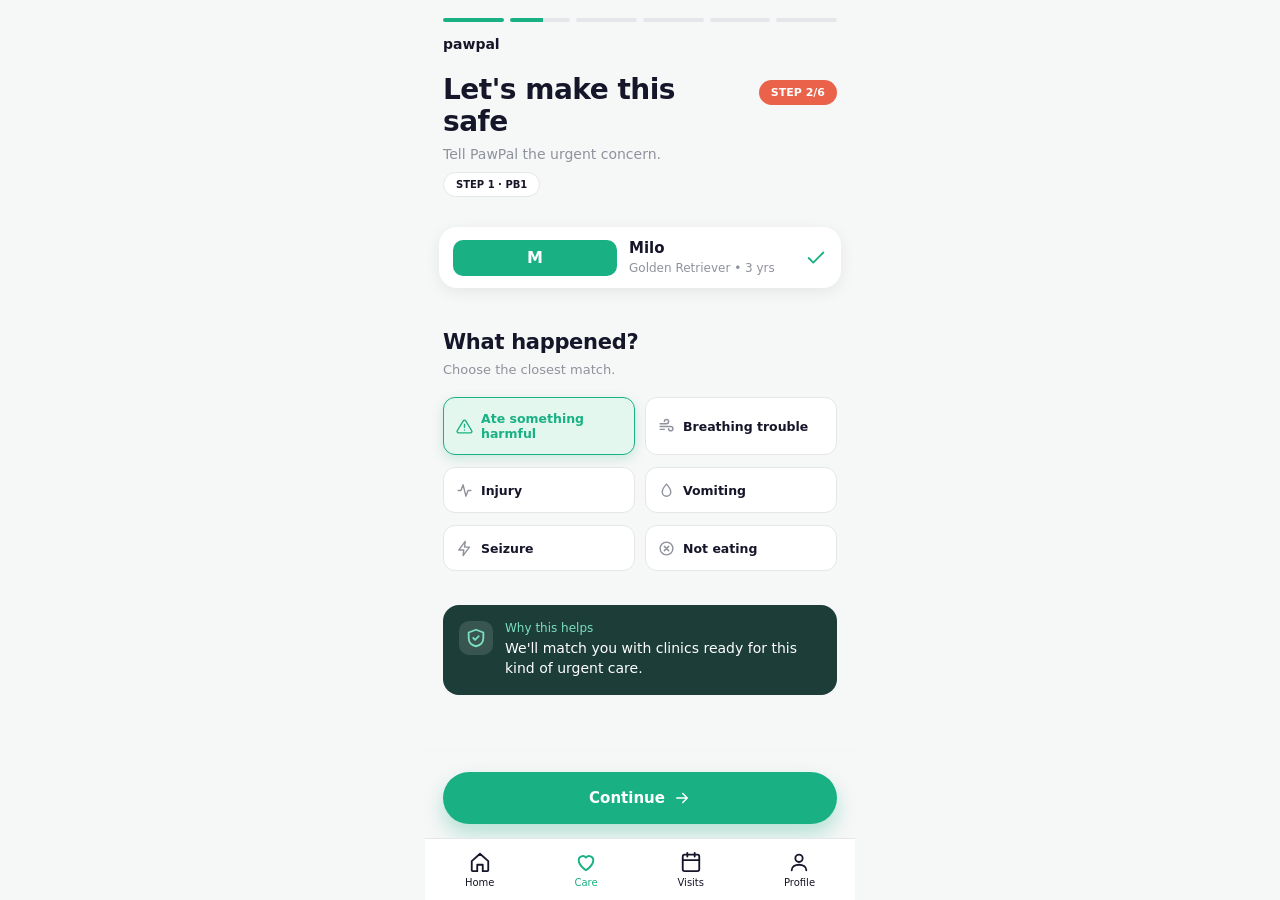
<file: urgenttcare.html>
<!DOCTYPE html>
<html lang="en">

<head>
    <meta charset="UTF-8">
    <meta name="viewport" content="width=device-width, initial-scale=1, viewport-fit=cover">
    <title>PawPal Urgent Care</title>
    <style>
        :root {
            --bg: #f6f7f7;
            --card: #fff;
            --ink: #16162a;
            --muted: #8f929c;
            --line: #e4e6ea;
            --green: #19b183;
            --deep: #1c3d38;
            --coral: #ea6249;
            --sel: #e3f7ef;
            box-sizing: border-box;
            padding-top: env(safe-area-inset-top, 0px);
        }

        @media (prefers-color-scheme:dark) {
            :root:not([data-theme="light"]) {
                --bg: #121418;
                --card: #1c1f26;
                --ink: #f1f1f5;
                --muted: #8d90a0;
                --line: #2c303a;
                --sel: #173a31
            }
        }

        :root[data-theme="dark"] {
            --bg: #121418;
            --card: #1c1f26;
            --ink: #f1f1f5;
            --muted: #8d90a0;
            --line: #2c303a;
            --sel: #173a31
        }

        * {
            box-sizing: border-box;
            margin: 0
        }

        html,
        body {
            background: var(--bg);
            color: var(--ink);
            font-family: Inter, system-ui, -apple-system, "Segoe UI", Roboto, sans-serif
        }

        .app {
            max-width: 430px;
            margin: 0 auto;
            min-height: 100vh;
            padding: 0 18px 160px
        }

        .bar {
            display: flex;
            gap: 6px;
            padding-top: 18px
        }

        .bar i {
            flex: 1;
            height: 4px;
            border-radius: 4px;
            background: var(--line)
        }

        .bar i.done {
            background: var(--green)
        }

        .bar i.cur {
            background: linear-gradient(90deg, var(--green) 55%, var(--line) 55%)
        }

        .brand {
            font-weight: 700;
            font-size: 14px;
            margin-top: 14px
        }

        .head {
            display: flex;
            justify-content: space-between;
            align-items: flex-start;
            gap: 10px;
            margin-top: 22px
        }

        h1 {
            font-size: 28px;
            line-height: 1.15;
            font-weight: 800;
            letter-spacing: -.5px
        }

        .badge {
            flex: none;
            background: var(--coral);
            color: #fff;
            font-size: 11px;
            font-weight: 700;
            border-radius: 99px;
            padding: 6px 12px;
            margin-top: 6px;
            animation: pulse 2.4s ease-out 1
        }

        @keyframes pulse {
            0% {
                box-shadow: 0 0 0 0 rgba(234, 98, 73, .5)
            }

            100% {
                box-shadow: 0 0 0 12px rgba(234, 98, 73, 0)
            }
        }

        .sub {
            font-size: 14px;
            color: var(--muted);
            margin-top: 8px
        }

        .step {
            display: inline-block;
            margin-top: 10px;
            font-size: 10px;
            font-weight: 700;
            border: 1px solid var(--line);
            background: var(--card);
            border-radius: 99px;
            padding: 6px 12px
        }

        .pet {
            display: flex;
            align-items: center;
            gap: 12px;
            background: var(--card);
            border-radius: 18px;
            padding: 12px 14px;
            margin: 30px -4px 0;
            box-shadow: 0 4px 16px rgba(0, 0, 0, .07)
        }

        .av {
            width: 36px;
            height: 36px;
            border-radius: 10px;
            background: var(--green);
            color: #fff;
            font-weight: 700;
            display: grid;
            place-items: center
        }

        .pet div {
            flex: 1
        }

        .pet b {
            display: block;
            font-size: 15px
        }

        .pet small {
            font-size: 12px;
            color: var(--muted)
        }

        .pet svg.ck {
            stroke: var(--green)
        }

        h2 {
            font-size: 21px;
            font-weight: 800;
            margin-top: 42px;
            letter-spacing: -.3px
        }

        .hint {
            font-size: 13px;
            color: var(--muted);
            margin-top: 8px
        }

        .grid {
            display: grid;
            grid-template-columns: 1fr 1fr;
            gap: 12px 10px;
            margin-top: 20px
        }

        .opt {
            display: flex;
            align-items: center;
            gap: 8px;
            text-align: left;
            font: inherit;
            font-size: 12.5px;
            font-weight: 600;
            color: var(--ink);
            background: var(--card);
            border: 1px solid var(--line);
            border-radius: 12px;
            padding: 13px 12px;
            min-height: 46px;
            cursor: pointer;
            transition: transform .12s, border-color .15s, background .15s, box-shadow .15s
        }

        .opt svg {
            flex: none;
            width: 17px;
            height: 17px;
            color: var(--muted)
        }

        .opt:hover {
            border-color: var(--green)
        }

        .opt:active {
            transform: scale(.97)
        }

        .opt[aria-pressed="true"] {
            background: var(--sel);
            border: 1.5px solid var(--green);
            color: var(--green);
            box-shadow: 0 4px 12px rgba(25, 177, 131, .2)
        }

        .opt[aria-pressed="true"] svg {
            color: var(--green)
        }

        .opt:focus-visible,
        .go:focus-visible,
        .tab:focus-visible {
            outline: 3px solid var(--ink);
            outline-offset: 2px
        }

        .why {
            display: flex;
            gap: 12px;
            align-items: flex-start;
            background: var(--deep);
            color: #fff;
            border-radius: 16px;
            padding: 16px;
            margin-top: 34px
        }

        .why .sh {
            flex: none;
            width: 34px;
            height: 34px;
            border-radius: 10px;
            background: rgba(255, 255, 255, .12);
            display: grid;
            place-items: center;
            color: #7be0be
        }

        .why small {
            display: block;
            font-size: 12px;
            color: #7be0be;
            margin-bottom: 4px
        }

        .why p {
            font-size: 14px;
            line-height: 1.4
        }

        .cta {
            position: fixed;
            left: 50%;
            transform: translateX(-50%);
            width: 100%;
            max-width: 430px;
            bottom: calc(66px + env(safe-area-inset-bottom, 0px));
            padding: 24px 18px 10px;
            background: linear-gradient(transparent, var(--bg) 40%)
        }

        .go {
            width: 100%;
            border: 0;
            font: inherit;
            font-weight: 700;
            /* text-decoration: none; */
            /* color: white; */
            font-size: 15px;
            color: #fff;
            background: var(--green);
            border-radius: 99px;
            padding: 17px;
            display: flex;
            justify-content: center;
            align-items: center;
            gap: 8px;
            cursor: pointer;
            box-shadow: 0 10px 20px rgba(25, 177, 131, .3);
            transition: transform .12s, opacity .2s
            
        }
        .go a{
            text-decoration: none;
            color: white;
        }

        .go:active {
            transform: scale(.98)
        }

        .go[disabled] {
            opacity: .45;
            box-shadow: none;
            cursor: not-allowed
        }

        .go svg {
            width: 18px;
            height: 18px
        }

        nav {
            position: fixed;
            bottom: 0;
            left: 50%;
            transform: translateX(-50%);
            width: 100%;
            max-width: 430px;
            background: var(--card);
            border-top: 1px solid var(--line);
            display: flex;
            justify-content: space-around;
            padding: 10px 0 calc(10px + env(safe-area-inset-bottom, 0px))
        }

        .tab {
            background: none;
            border: 0;
            font: inherit;
            font-size: 10px;
            font-weight: 500;
            color: var(--ink);
            display: flex;
            flex-direction: column;
            align-items: center;
            gap: 4px;
            padding: 2px 14px;
            cursor: pointer
        }

        .tab.on {
            color: var(--green)
        }

        svg {
            width: 22px;
            height: 22px;
            fill: none;
            stroke: currentColor;
            stroke-width: 2;
            stroke-linecap: round;
            stroke-linejoin: round
        }

        @media (prefers-reduced-motion:reduce) {
            * {
                animation: none !important;
                transition: none !important
            }
        }
    </style>
</head>

<body>
    <main class="app">
        <div class="bar" aria-hidden="true"><i class="done"></i><i class="cur"></i><i></i><i></i><i></i><i></i></div>
        <div class="brand">pawpal</div>

        <div class="head">
            <h1>Let's make this safe</h1>
            <span class="badge">STEP 2/6</span>
        </div>
        <p class="sub">Tell PawPal the urgent concern.</p>
        <span class="step">STEP 1 · PB1</span>

        <div class="pet">
            <div class="av">M</div>
            <div><b>Milo</b><small>Golden Retriever • 3 yrs</small></div>
            <svg class="ck" viewBox="0 0 24 24">
                <path d="M20 6L9 17l-5-5" />
            </svg>
        </div>

        <h2>What happened?</h2>
        <p class="hint">Choose the closest match.</p>

        <div class="grid" id="grid">
            <button class="opt" aria-pressed="true"><svg viewBox="0 0 24 24">
                    <path
                        d="M10.3 3.9L1.8 18a2 2 0 0 0 1.7 3h17a2 2 0 0 0 1.7-3L13.7 3.9a2 2 0 0 0-3.4 0zM12 9v4M12 17h.01" />
                </svg>Ate something harmful</button>
            <button class="opt" aria-pressed="false"><svg viewBox="0 0 24 24">
                    <path d="M3 8h9a3 3 0 1 0-3-3M3 12h15a3 3 0 1 1-3 3M3 16h6" />
                </svg>Breathing trouble</button>
            <button class="opt" aria-pressed="false"><svg viewBox="0 0 24 24">
                    <path d="M3 12h4l3-8 4 16 3-8h4" />
                </svg>Injury</button>
            <button class="opt" aria-pressed="false"><svg viewBox="0 0 24 24">
                    <path d="M12 3s6 6.5 6 11a6 6 0 0 1-12 0c0-4.5 6-11 6-11z" />
                </svg>Vomiting</button>
            <button class="opt" aria-pressed="false"><svg viewBox="0 0 24 24">
                    <path d="M13 2L4 14h7l-1 8 9-12h-7z" />
                </svg>Seizure</button>
            <button class="opt" aria-pressed="false"><svg viewBox="0 0 24 24">
                    <circle cx="12" cy="12" r="9" />
                    <path d="M15 9l-6 6M9 9l6 6" />
                </svg>Not eating</button>
        </div>

        <div class="why">
            <div class="sh"><svg viewBox="0 0 24 24">
                    <path d="M12 3l8 3v6c0 5-3.5 8-8 9-4.5-1-8-4-8-9V6z" />
                    <path d="M9 12l2 2 4-4" />
                </svg></div>
            <div><small>Why this helps</small>
                <p>We'll match you with clinics ready for this kind of urgent care.</p>
            </div>
        </div>
    </main>

    <div class="cta">
        <button class="go" id="go"><span id="lbl"><a href="nearby2.html">Continue</a></span><svg viewBox="0 0 24 24">
                <path d="M5 12h14M13 6l6 6-6 6" />
            </svg></button>
    </div>

    <nav aria-label="Main">
        <button class="tab"><svg viewBox="0 0 24 24">
                <path d="M3 11l9-8 9 8v10a1 1 0 0 1-1 1h-5v-7H9v7H4a1 1 0 0 1-1-1z" />
            </svg>Home</button>
        <button class="tab on"><svg viewBox="0 0 24 24">
                <path d="M12 21s-8-5-8-11a4.5 4.5 0 0 1 8-2.8A4.5 4.5 0 0 1 20 10c0 6-8 11-8 11z" />
            </svg>Care</button>
        <button class="tab"><svg viewBox="0 0 24 24">
                <rect x="3" y="4" width="18" height="18" rx="2" />
                <path d="M16 2v4M8 2v4M3 10h18" />
            </svg>Visits</button>
        <button class="tab"><svg viewBox="0 0 24 24">
                <circle cx="12" cy="8" r="4" />
                <path d="M4 21c0-4 4-6 8-6s8 2 8 6" />
            </svg>Profile</button>
    </nav>

    <script>
        var opts = document.querySelectorAll('.opt'), go = document.getElementById('go'), lbl = document.getElementById('lbl');
        opts.forEach(function (b) {
            b.addEventListener('click', function () {
                var on = b.getAttribute('aria-pressed') === 'true';
                opts.forEach(function (o) { o.setAttribute('aria-pressed', 'false') });
                if (!on) { b.setAttribute('aria-pressed', 'true') }
                var sel = document.querySelector('.opt[aria-pressed="true"]');
                go.disabled = !sel;
                lbl.textContent = sel ? 'Continue' : 'Choose a match';
            });
        });
        go.addEventListener('click', function () {
            var sel = document.querySelector('.opt[aria-pressed="true"]');
            if (sel) { lbl.textContent = 'Finding clinics…' }
        });
    </script>
</body>

</html>
</file>
<file: style.css>
:root {
    --bg: #eef0f6;
    --card: #fff;
    --ink: #15213f;
    --navy: #14264b;
    --muted: #7b8194;
    --line: #dfe2ea;
    --green: #16866b;
    --accent: #f08a4b;
    --accent2: #ffd9b8
}

body.clinic {
    --accent: #2aa79b;
    --accent2: #c6f0ea
}

* {
    box-sizing: border-box;
    margin: 0
}

body {
    background: var(--bg);
    color: var(--ink);
    font-family: Inter, system-ui, -apple-system, "Segoe UI", Roboto, sans-serif;
    min-height: 100vh;
    display: flex;
    justify-content: center
}

.app {
    width: 100%;
    max-width: 430px;
    min-height: 100vh;
    background: var(--card);
    display: flex;
    flex-direction: column;
    box-shadow: 0 0 40px rgba(20, 38, 75, .12);
    overflow: hidden
}

.hero {
    position: relative;
    padding: 22px 20px 64px;
    color: #fff;
    background: linear-gradient(140deg, var(--navy) 0%, #243c6e 55%, var(--accent) 130%);
    overflow: hidden
}

.hero::before,
.hero::after {
    content: "";
    position: absolute;
    border-radius: 50%;
    background: rgba(255, 255, 255, .08)
}

.hero::before {
    width: 190px;
    height: 190px;
    right: -60px;
    top: -70px
}

.hero::after {
    width: 120px;
    height: 120px;
    right: 50px;
    bottom: -60px;
    background: var(--accent);
    opacity: .35
}

.paws {
    position: absolute;
    right: 18px;
    top: 20px;
    font-size: 46px;
    opacity: .18;
    transform: rotate(18deg);
    animation: float 6s ease-in-out infinite
}

.paws.b {
    right: 90px;
    top: 88px;
    font-size: 28px;
    transform: rotate(-14deg);
    animation-delay: -3s
}

@keyframes float {
    50% {
        translate: 0 -8px
    }
}

.logo {
    position: relative;
    display: flex;
    align-items: center;
    gap: 9px;
    font-weight: 800;
    font-size: 19px
}

.logo i {
    width: 34px;
    height: 34px;
    border-radius: 10px;
    background: #fff;
    display: grid;
    place-items: center;
    font-style: normal;
    font-size: 18px
}

.tag {
    position: relative;
    font-size: 10px;
    opacity: .8;
    margin: 3px 0 0 43px
}

.hero h1 {
    position: relative;
    font-size: 27px;
    font-weight: 800;
    letter-spacing: -.5px;
    margin-top: 34px
}

.hero p {
    position: relative;
    font-size: 13px;
    opacity: .85;
    margin-top: 6px
}

.tabs {
    display: flex;
    gap: 4px;
    background: #fff;
    border-radius: 14px;
    padding: 5px;
    margin: -26px 18px 0;
    position: relative;
    z-index: 2;
    box-shadow: 0 8px 22px rgba(20, 38, 75, .16)
}

.tabs a {
    flex: 1;
    text-align: center;
    text-decoration: none;
    color: var(--muted);
    font-weight: 600;
    font-size: 13px;
    padding: 11px 0;
    border-radius: 10px;
    transition: background .2s, color .2s
}

.tabs a.on {
    background: var(--navy);
    color: #fff
}

.tabs a:not(.on):hover {
    background: #f1f3f8
}

form {
    padding: 20px 20px 0;
    flex: 1
}

label {
    display: block;
    font-size: 12px;
    font-weight: 700;
    margin: 16px 0 7px
}

label:first-child {
    margin-top: 0
}

.f {
    position: relative
}

.f input {
    width: 100%;
    font: inherit;
    font-size: 13.5px;
    color: var(--ink);
    border: 1px solid var(--line);
    border-radius: 12px;
    padding: 13px 14px;
    background: #fff;
    transition: border-color .15s, box-shadow .15s
}

.f input::placeholder {
    color: #a9aebc
}

.f input:focus {
    outline: 0;
    border-color: var(--accent);
    box-shadow: 0 0 0 4px color-mix(in srgb, var(--accent) 22%, transparent)
}

.show {
    position: absolute;
    right: 12px;
    top: 50%;
    translate: 0 -50%;
    background: none;
    border: 0;
    font: inherit;
    font-size: 12px;
    font-weight: 700;
    color: var(--green);
    cursor: pointer;
    padding: 6px
}

.hint {
    font-size: 11px;
    color: var(--muted);
    margin-top: 7px
}

.terms {
    font-size: 10.5px;
    color: var(--muted);
    margin-top: 16px;
    line-height: 1.5
}

.terms a {
    color: var(--navy);
    font-weight: 600
}

.actions {
    padding: 18px 20px calc(20px + env(safe-area-inset-bottom, 0px));
    display: grid;
    gap: 10px;
    background: linear-gradient(transparent, #fff 25%);
    position: sticky;
    bottom: 0
}

.btn {
    display: block;
    text-align: center;
    text-decoration: none;
    font: inherit;
    font-weight: 700;
    font-size: 14px;
    border-radius: 12px;
    padding: 15px;
    cursor: pointer;
    transition: transform .12s, box-shadow .2s
}

.btn:active {
    transform: scale(.98)
}

.primary {
    background: var(--navy);
    color: #fff;
    border: 0;
    box-shadow: 0 10px 20px rgba(20, 38, 75, .25)
}

.primary:hover {
    box-shadow: 0 12px 24px rgba(20, 38, 75, .35)
}

.ghost {
    background: #fff;
    color: var(--ink);
    border: 1.5px solid var(--navy)
}

.ghost:hover {
    background: #f4f6fb
}

.btn:focus-visible,
.tabs a:focus-visible,
.show:focus-visible {
    outline: 3px solid var(--accent);
    outline-offset: 2px
}

.toast {
    position: fixed;
    left: 50%;
    bottom: 110px;
    translate: -50% 20px;
    background: var(--navy);
    color: #fff;
    font-size: 13px;
    font-weight: 600;
    padding: 12px 18px;
    border-radius: 99px;
    opacity: 0;
    pointer-events: none;
    transition: .3s
}

.toast.on {
    opacity: 1;
    translate: -50% 0
}

@media (prefers-reduced-motion:reduce) {
    * {
        animation: none !important;
        transition: none !important
    }
}
</file>
<file: profile2.css>
* {
    margin: 0;
    padding: 0;
    box-sizing: border-box;
    font-family: -apple-system, BlinkMacSystemFont, 'Segoe UI', Roboto, sans-serif;
}

body {
    background: linear-gradient(180deg, #ecfdf5 0%, #f0fdf4 50%, #ffffff 100%);
    min-height: 100vh;
    display: flex;
    justify-content: center;
    align-items: center;
    padding: 20px;
}

.phone-container {
    width: 100%;
    max-width: 390px;
    background: #ffffff;
    border-radius: 40px;
    box-shadow: 0 20px 60px rgba(0, 0, 0, 0.15);
    overflow: hidden;
    position: relative;
    min-height: 844px;
}

.status-bar {
    display: flex;
    justify-content: space-between;
    align-items: center;
    padding: 12px 24px 4px;
    font-size: 14px;
    font-weight: 600;
    color: #0a2540;
}

.status-icons {
    display: flex;
    gap: 6px;
    align-items: center;
}

.app-header {
    padding: 8px 24px 16px;
    display: flex;
    justify-content: space-between;
    align-items: center;
}

.logo-container {
    display: flex;
    align-items: center;
    gap: 8px;
}

.logo-icon {
    width: 28px;
    height: 28px;
    background: linear-gradient(135deg, #064e3b 0%, #047857 100%);
    border-radius: 6px;
    display: flex;
    align-items: center;
    justify-content: center;
    font-size: 16px;
    position: relative;
    overflow: hidden;
    box-shadow: 0 4px 10px rgba(6, 78, 59, 0.3);
}

.logo-icon::after {
    content: '';
    position: absolute;
    top: -50%;
    left: -50%;
    width: 200%;
    height: 200%;
    background: linear-gradient(45deg, transparent, rgba(255, 255, 255, 0.2), transparent);
    animation: logoShine 4s linear infinite;
}

@keyframes logoShine {
    0% { transform: translateX(-100%) translateY(-100%) rotate(0deg); }
    100% { transform: translateX(100%) translateY(100%) rotate(45deg); }
}

.logo {
    font-size: 20px;
    font-weight: 800;
    color: #0a2540;
    letter-spacing: -0.5px;
}

.status-dot {
    width: 8px;
    height: 8px;
    background: #10b981;
    border-radius: 50%;
    box-shadow: 0 0 0 3px rgba(16, 185, 129, 0.2);
    animation: pulse 2s infinite;
}

@keyframes pulse {
    0%, 100% { 
        box-shadow: 0 0 0 3px rgba(16, 185, 129, 0.2);
        transform: scale(1);
    }
    50% { 
        box-shadow: 0 0 0 8px rgba(16, 185, 129, 0);
        transform: scale(1.1);
    }
}

.content {
    padding: 0 24px 100px;
}

/* Page Header */
.page-header {
    margin-bottom: 20px;
    animation: slideDown 0.5s ease-out;
}

@keyframes slideDown {
    from { opacity: 0; transform: translateY(-20px); }
    to { opacity: 1; transform: translateY(0); }
}

.page-header h1 {
    font-size: 28px;
    font-weight: 800;
    color: #0a2540;
    margin-bottom: 4px;
    letter-spacing: -1px;
    position: relative;
    display: inline-block;
}

.page-header h1::after {
    content: '';
    position: absolute;
    bottom: 4px;
    left: 0;
    width: 100%;
    height: 8px;
    background: rgba(16, 185, 129, 0.2);
    z-index: -1;
    border-radius: 4px;
    animation: highlightExpand 1.2s ease-out 0.3s both;
}

@keyframes highlightExpand {
    from { width: 0; }
    to { width: 100%; }
}

.page-header p {
    color: #64748b;
    font-size: 13px;
    font-weight: 500;
}

/* Profile Card */
.profile-card {
    background: linear-gradient(135deg, #064e3b 0%, #065f46 50%, #047857 100%);
    border-radius: 20px;
    padding: 20px;
    margin-bottom: 24px;
    color: white;
    position: relative;
    overflow: hidden;
    box-shadow: 0 15px 40px rgba(6, 78, 59, 0.25);
    animation: scaleIn 0.5s ease-out 0.2s both;
}

@keyframes scaleIn {
    from { opacity: 0; transform: scale(0.95); }
    to { opacity: 1; transform: scale(1); }
}

.profile-card::before {
    content: '';
    position: absolute;
    top: -100px;
    right: -100px;
    width: 250px;
    height: 250px;
    background: radial-gradient(circle, rgba(52, 211, 153, 0.25) 0%, transparent 70%);
    border-radius: 50%;
    animation: rotate 12s linear infinite;
}

.profile-card::after {
    content: '';
    position: absolute;
    bottom: -80px;
    left: -80px;
    width: 200px;
    height: 200px;
    background: radial-gradient(circle, rgba(16, 185, 129, 0.2) 0%, transparent 70%);
    border-radius: 50%;
    animation: rotate 10s linear infinite reverse;
}

@keyframes rotate {
    from { transform: rotate(0deg); }
    to { transform: rotate(360deg); }
}

.profile-header {
    display: flex;
    align-items: center;
    gap: 14px;
    margin-bottom: 16px;
    position: relative;
    z-index: 1;
}

.avatar {
    width: 56px;
    height: 56px;
    background: linear-gradient(135deg, #34d399 0%, #10b981 100%);
    border-radius: 50%;
    display: flex;
    align-items: center;
    justify-content: center;
    font-weight: 800;
    font-size: 20px;
    color: white;
    flex-shrink: 0;
    box-shadow: 0 4px 12px rgba(0, 0, 0, 0.2);
    position: relative;
    transition: transform 0.3s ease;
}

.avatar:hover {
    transform: scale(1.1) rotate(5deg);
}

.avatar::before {
    content: '';
    position: absolute;
    inset: -3px;
    border: 2px solid rgba(52, 211, 153, 0.4);
    border-radius: 50%;
    animation: avatarPulse 2s ease-in-out infinite;
}

@keyframes avatarPulse {
    0%, 100% { transform: scale(1); opacity: 0.5; }
    50% { transform: scale(1.1); opacity: 0.8; }
}

.profile-info {
    flex: 1;
}

.profile-name {
    font-size: 18px;
    font-weight: 800;
    margin-bottom: 2px;
    letter-spacing: -0.3px;
}

.profile-email {
    font-size: 12px;
    color: #d1fae5;
    font-weight: 500;
}

.premium-badge {
    background: linear-gradient(135deg, #fbbf24 0%, #f59e0b 100%);
    color: #064e3b;
    padding: 4px 10px;
    border-radius: 12px;
    font-size: 10px;
    font-weight: 800;
    letter-spacing: 0.5px;
    display: flex;
    align-items: center;
    gap: 4px;
    box-shadow: 0 4px 10px rgba(251, 191, 36, 0.3);
    position: relative;
    overflow: hidden;
}

.premium-badge::before {
    content: '★';
    color: #064e3b;
}

.premium-badge::after {
    content: '';
    position: absolute;
    top: 0;
    left: -100%;
    width: 100%;
    height: 100%;
    background: linear-gradient(90deg, transparent, rgba(255, 255, 255, 0.5), transparent);
    animation: badgeShine 3s infinite;
}

@keyframes badgeShine {
    0% { left: -100%; }
    100% { left: 100%; }
}

/* Stats Grid */
.stats-grid {
    display: grid;
    grid-template-columns: repeat(3, 1fr);
    gap: 10px;
    position: relative;
    z-index: 1;
}

.stat-card {
    background: rgba(255, 255, 255, 0.1);
    backdrop-filter: blur(10px);
    -webkit-backdrop-filter: blur(10px);
    border: 1px solid rgba(255, 255, 255, 0.15);
    border-radius: 12px;
    padding: 12px;
    text-align: center;
    cursor: pointer;
    transition: all 0.3s ease;
    position: relative;
    overflow: hidden;
    animation: statSlideUp 0.5s ease-out both;
}

.stat-card:nth-child(1) { animation-delay: 0.4s; }
.stat-card:nth-child(2) { animation-delay: 0.5s; }
.stat-card:nth-child(3) { animation-delay: 0.6s; }

@keyframes statSlideUp {
    from { opacity: 0; transform: translateY(10px); }
    to { opacity: 1; transform: translateY(0); }
}

.stat-card:hover {
    background: rgba(255, 255, 255, 0.2);
    transform: translateY(-3px);
    box-shadow: 0 8px 20px rgba(0, 0, 0, 0.15);
}

.stat-card::before {
    content: '';
    position: absolute;
    top: 0;
    left: 0;
    right: 0;
    height: 2px;
    background: linear-gradient(90deg, transparent, #34d399, transparent);
    opacity: 0;
    transition: opacity 0.3s ease;
}

.stat-card:hover::before {
    opacity: 1;
}

.stat-label {
    font-size: 10px;
    color: #d1fae5;
    font-weight: 600;
    margin-bottom: 4px;
    letter-spacing: 0.5px;
    text-transform: uppercase;
}

.stat-value {
    font-size: 22px;
    font-weight: 800;
    color: white;
    letter-spacing: -0.5px;
    display: inline-block;
    transition: transform 0.3s ease;
}

.stat-card:hover .stat-value {
    transform: scale(1.1);
}

/* Section Headers */
.section-header {
    font-size: 16px;
    font-weight: 800;
    color: #0a2540;
    margin-bottom: 10px;
    margin-top: 4px;
    letter-spacing: -0.3px;
    animation: fadeIn 0.5s ease-out both;
    display: flex;
    align-items: center;
    gap: 6px;
}

.section-header::before {
    content: '';
    width: 3px;
    height: 14px;
    background: linear-gradient(180deg, #10b981 0%, #059669 100%);
    border-radius: 2px;
}

.section-header:nth-of-type(1) { animation-delay: 0.7s; }
.section-header:nth-of-type(2) { animation-delay: 0.9s; }
.section-header:nth-of-type(3) { animation-delay: 1.1s; }

@keyframes fadeIn {
    from { opacity: 0; transform: translateX(-10px); }
    to { opacity: 1; transform: translateX(0); }
}

/* Menu List */
.menu-list {
    background: white;
    border: 1.5px dashed #86efac;
    border-radius: 14px;
    overflow: hidden;
    margin-bottom: 20px;
    animation: slideUp 0.5s ease-out both;
}

.menu-list:nth-of-type(1) { animation-delay: 0.7s; }
.menu-list:nth-of-type(2) { animation-delay: 0.9s; }
.menu-list:nth-of-type(3) { animation-delay: 1.1s; }

@keyframes slideUp {
    from { opacity: 0; transform: translateY(10px); }
    to { opacity: 1; transform: translateY(0); }
}

.menu-item {
    display: flex;
    align-items: center;
    padding: 14px 16px;
    border-bottom: 1px solid #f0fdf4;
    cursor: pointer;
    transition: all 0.3s ease;
    position: relative;
    overflow: hidden;
}

.menu-item:last-child {
    border-bottom: none;
}

.menu-item::before {
    content: '';
    position: absolute;
    left: 0;
    top: 0;
    bottom: 0;
    width: 3px;
    background: linear-gradient(180deg, #10b981 0%, #059669 100%);
    transform: scaleY(0);
    transition: transform 0.3s ease;
    transform-origin: center;
}

.menu-item:hover {
    background: linear-gradient(90deg, #f0fdf4 0%, #ecfdf5 100%);
    padding-left: 20px;
}

.menu-item:hover::before {
    transform: scaleY(1);
}

.menu-icon {
    width: 28px;
    height: 28px;
    background: linear-gradient(135deg, #d1fae5 0%, #a7f3d0 100%);
    border-radius: 50%;
    display: flex;
    align-items: center;
    justify-content: center;
    color: #047857;
    font-size: 13px;
    margin-right: 12px;
    flex-shrink: 0;
    transition: all 0.3s ease;
}

.menu-item:hover .menu-icon {
    background: linear-gradient(135deg, #10b981 0%, #34d399 100%);
    color: white;
    transform: rotate(360deg);
    box-shadow: 0 4px 10px rgba(16, 185, 129, 0.3);
}

.menu-content {
    flex: 1;
}

.menu-title {
    font-size: 14px;
    font-weight: 600;
    color: #0a2540;
    transition: color 0.3s ease;
}

.menu-item:hover .menu-title {
    color: #047857;
}

.menu-value {
    font-size: 13px;
    color: #94a3b8;
    font-weight: 500;
    transition: all 0.3s ease;
}

.menu-arrow {
    color: #cbd5e1;
    font-size: 16px;
    transition: all 0.3s ease;
}

.menu-item:hover .menu-arrow {
    color: #10b981;
    transform: translateX(3px);
}

.menu-item:hover .menu-value {
    color: #10b981;
    font-weight: 700;
}

/* Sign Out Button */
.signout-button {
    width: 100%;
    background: linear-gradient(135deg, #10b981 0%, #059669 100%);
    color: white;
    border: none;
    border-radius: 14px;
    padding: 16px;
    font-size: 15px;
    font-weight: 800;
    cursor: pointer;
    margin-top: 16px;
    margin-bottom: 16px;
    transition: all 0.3s ease;
    box-shadow: 0 10px 25px rgba(16, 185, 129, 0.25);
    position: relative;
    overflow: hidden;
    animation: slideUp 0.5s ease-out 1.3s both;
}

.signout-button::before {
    content: '';
    position: absolute;
    top: 0;
    left: -100%;
    width: 100%;
    height: 100%;
    background: linear-gradient(90deg, transparent, rgba(255, 255, 255, 0.3), transparent);
    transition: left 0.6s ease;
}

.signout-button:hover::before {
    left: 100%;
}

.signout-button:hover {
    transform: translateY(-2px);
    box-shadow: 0 15px 35px rgba(16, 185, 129, 0.35);
    background: linear-gradient(135deg, #059669 0%, #047857 100%);
}

.signout-button:active {
    transform: translateY(0);
}

.signout-content {
    display: flex;
    align-items: center;
    justify-content: center;
    gap: 8px;
}

.signout-icon {
    display: inline-block;
    transition: transform 0.3s ease;
}

.signout-button:hover .signout-icon {
    transform: translateX(4px);
}

/* Bottom Navigation */
.bottom-nav {
    position: absolute;
    bottom: 0;
    left: 0;
    right: 0;
    background: white;
    border-top: 1px solid #e2e8f0;
    display: flex;
    justify-content: space-around;
    padding: 12px 0 20px;
    box-shadow: 0 -4px 20px rgba(0, 0, 0, 0.05);
}

.nav-item {
    display: flex;
    flex-direction: column;
    align-items: center;
    gap: 4px;
    cursor: pointer;
    transition: transform 0.2s ease;
    position: relative;
}

.nav-item:hover {
    transform: translateY(-2px);
}

.nav-item.active::before {
    content: '';
    position: absolute;
    top: -12px;
    width: 24px;
    height: 3px;
    background: #10b981;
    border-radius: 0 0 3px 3px;
    animation: slideIn 0.3s ease;
}

@keyframes slideIn {
    from { width: 0; }
    to { width: 24px; }
}

.nav-icon {
    width: 24px;
    height: 24px;
    color: #94a3b8;
    transition: color 0.2s ease;
}

.nav-item.active .nav-icon {
    color: #0a2540;
}

.nav-item.active .nav-label {
    color: #0a2540;
    font-weight: 700;
}

.nav-label {
    font-size: 11px;
    color: #94a3b8;
    font-weight: 500;
}

/* Floating decorative elements */
.floating-element {
    position: absolute;
    pointer-events: none;
    opacity: 0.3;
    animation: floatAround 8s ease-in-out infinite;
}

.float-1 {
    top: 300px;
    right: 15px;
    font-size: 18px;
    animation-delay: 0s;
}

.float-2 {
    top: 500px;
    left: 12px;
    font-size: 16px;
    animation-delay: 2s;
}

.float-3 {
    top: 700px;
    right: 25px;
    font-size: 20px;
    animation-delay: 4s;
}

@keyframes floatAround {
    0%, 100% { transform: translate(0, 0) rotate(0deg); }
    25% { transform: translate(8px, -10px) rotate(10deg); }
    50% { transform: translate(-5px, -15px) rotate(-5deg); }
    75% { transform: translate(-8px, -8px) rotate(5deg); }
}

/* Number counter animation */
@keyframes countUp {
    from { opacity: 0; transform: translateY(10px); }
    to { opacity: 1; transform: translateY(0); }
}
</file>
